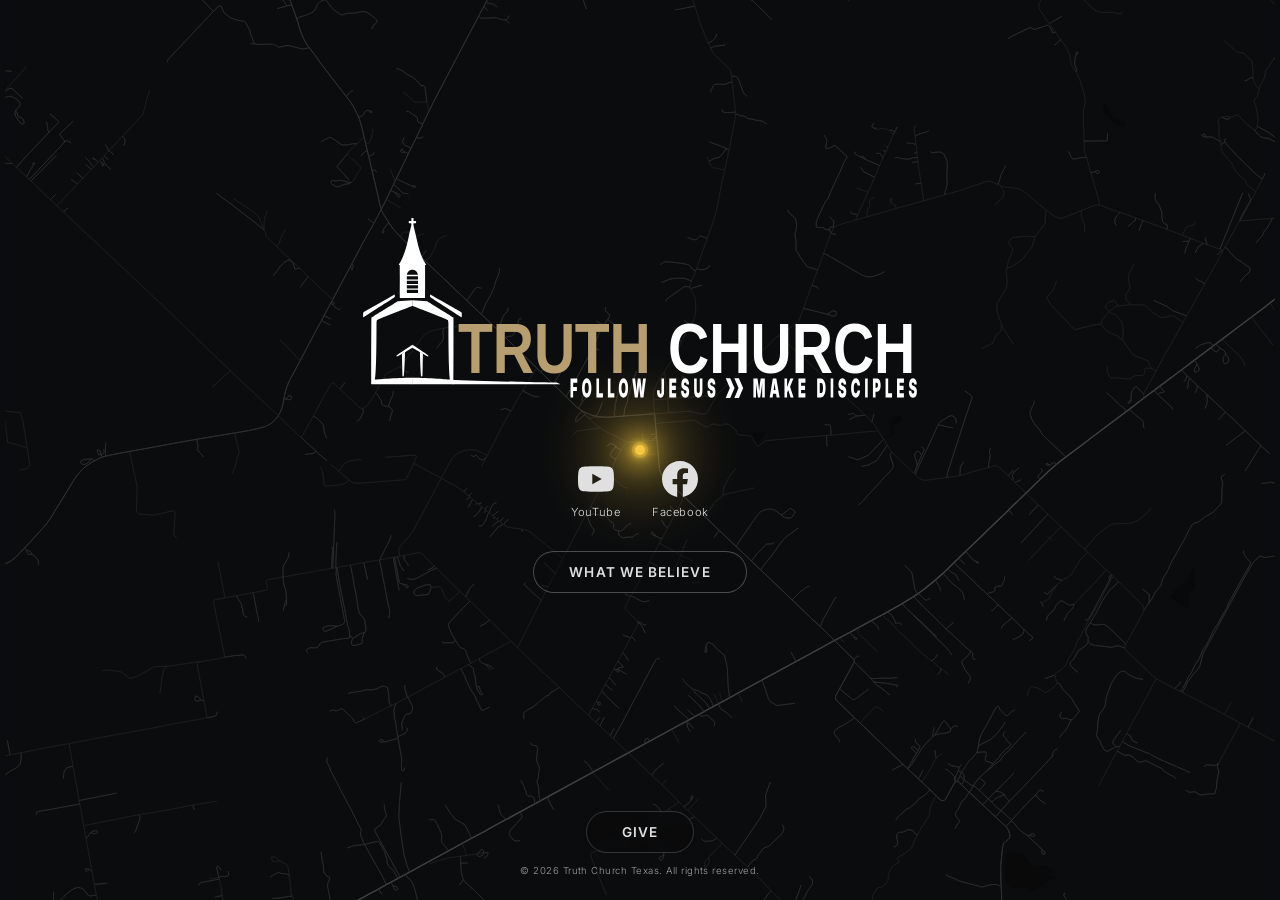
<file: index.html>
<!DOCTYPE html>
<html lang="en">

<head>
  <meta charset="UTF-8">
  <meta name="viewport" content="width=device-width, initial-scale=1.0">
  <title>Truth Church</title>
  <meta property="og:title" content="Truth Church">
  <meta name="twitter:title" content="Truth Church">
  <link rel="icon" type="image/svg+xml" href="img/favicon.svg">
  <link rel="apple-touch-icon" href="img/favicon.png">

  <link rel="preconnect" href="https://fonts.googleapis.com">
  <link rel="preconnect" href="https://fonts.gstatic.com" crossorigin>
  <link href="https://fonts.googleapis.com/css2?family=Inter:wght@300;400;600;700&display=swap" rel="stylesheet">

  <style>
    /* ── Centralized Variables ────────────────────────────────────────────── */
    :root {
      --map-bg-color: #0a0a0a;
      --gold-accent: #f5c842;
      --trail-color: #a8c8f0;
    }

    *,
    *::before,
    *::after {
      box-sizing: border-box;
      margin: 0;
      padding: 0;
    }

    html,
    body {
      height: 100%;
      overscroll-behavior: none;
      overflow-x: auto;
      overflow-y: hidden;
    }

    /* ── Short-viewport overflow guard ──────────────────────────────────────── */
    /* Flex layout guarantees no overlap, but allow scroll if content is
       truly taller than a very short viewport (e.g. landscape phone).        */
    @media (max-height: 400px) {
      html,
      body {
        overflow-y: auto;
        height: auto;
      }
    }

    body {
      display: flex;
      flex-direction: column;
      align-items: center;
      justify-content: center;
      min-height: 100vh;
      min-height: 100dvh;
      background-size: cover;
      background-position: center;
      background-attachment: fixed;
      background-repeat: no-repeat;

      background-color: var(--map-bg-color);
      font-family: 'Inter', sans-serif;
      color: #e0e0e0;
    }

    /* SVG map fades in once loaded via JS toggling this class */
    #map-bg {
      position: fixed;
      inset: 0;
      background-size: cover;
      background-position: center;
      background-attachment: fixed;
      background-repeat: no-repeat;
      opacity: 0;
      transition: opacity 1.4s ease-in;
      pointer-events: none;
      z-index: 0;
    }

    #map-bg.loaded {
      opacity: 1;
    }

    /* Sits above #map-bg and washes it with the bg color to fade the map lines */
    #map-overlay {
      position: fixed;
      inset: 0;
      background-color: var(--map-bg-color);
      opacity: 0.68;
      pointer-events: none;
      z-index: 1;
    }

    /* Canvas for persistent light trail */
    #light-trail {
      position: fixed;
      inset: 0;
      width: 100%;
      height: 100%;
      pointer-events: none;
      z-index: 2;
    }

    /* Location dot */
    #locator {
      position: fixed;
      width: 10px;
      height: 10px;
      border-radius: 50%;
      z-index: 3;
      transform: translate(-50%, -50%);
      box-shadow:
        0 0 8px 2px currentColor,
        0 0 28px 8px currentColor,
        0 0 70px 20px currentColor;
      transition: left 2.8s cubic-bezier(0.45, 0, 0.55, 1),
        top 2.8s cubic-bezier(0.45, 0, 0.55, 1);
      animation: dot-breathe 2.6s ease-in-out infinite;
    }

    #locator::after {
      content: '';
      position: absolute;
      inset: -6px;
      border-radius: 50%;
      border: 1.5px solid currentColor;
      opacity: 0;
      animation: ring-pulse 2.6s ease-out infinite;
    }

    @keyframes dot-breathe {

      0%,
      100% {
        opacity: 1;
      }

      50% {
        opacity: 0.4;
      }
    }

    @keyframes ring-pulse {
      0% {
        transform: scale(0.6);
        opacity: 0.6;
      }

      100% {
        transform: scale(3.5);
        opacity: 0;
      }
    }

    /* Smashburger trail stamp */
    .burger-stamp {
      position: fixed;
      transform: translate(-50%, -50%);
      font-size: 1.8rem;
      line-height: 1;
      pointer-events: none;
      z-index: 2;
      animation: burger-fade 28s ease-out forwards;
    }

    @keyframes burger-fade {
      0% {
        opacity: 0.9;
      }

      100% {
        opacity: 0;
      }
    }

    .center {
      position: relative;
      z-index: 3;
      text-align: center;
      flex: 1;
      display: flex;
      flex-direction: column;
      align-items: center;
      justify-content: center;
      width: 100%;
      padding: 2rem 1rem;
      overflow-x: visible;
    }

    /* On very short viewports, reduce padding so content fits */
    @media (max-height: 500px) {
      .center {
        padding: 1rem;
      }
    }

    /* ── Social Links Styling ────────────────────────────────────────────────── */
    .social-links {
      display: flex;
      justify-content: center;
      align-items: center;
      gap: 2rem;
      margin-top: 2.5rem;
      position: relative;
    }

    .social-links a {
      color: #e0e0e0;
      transition: color 0.2s ease, transform 0.2s ease;

      display: inline-flex;
      flex-direction: column;
      align-items: center;
      text-decoration: none;
      -webkit-tap-highlight-color: transparent;
    }

    @media (hover: hover) {
      .social-links a:hover {
        color: #B69E71;
        transform: scale(1.15) translateY(-2px);
      }
    }

    .social-links a:active {
      color: #B69E71;
      transform: scale(0.95);
      transition: transform 0.05s ease;
    }

    .social-links svg {
      width: 36px;
      height: 36px;
      fill: currentColor;
    }

    .social-links span {
      margin-top: 0.5rem;
      font-size: 0.7rem;
      font-weight: 300;
      letter-spacing: 0.05em;
    }

    /* ── What We Believe Button ─────────────────────────────────────────────── */
    .btn-believe-wrap {
      margin-top: 2rem;
    }

    .btn-secondary {
      font-family: 'Inter', sans-serif;
      font-size: 0.85rem;
      font-weight: 600;
      letter-spacing: 0.08em;
      text-transform: uppercase;
      padding: 0.75rem 2.2rem;
      border-radius: 50px;
      cursor: pointer;
      text-align: center;
      white-space: nowrap;
      -webkit-tap-highlight-color: transparent;
      transition: all 0.3s ease;
      background-color: rgba(10, 10, 10, 0.4);
      border: 1px solid rgba(224, 224, 224, 0.3);
      color: #e0e0e0;
    }

    @media (hover: hover) {
      .btn-secondary:hover {
        color: #fff;
        border-color: rgba(224, 224, 224, 0.8);
        background-color: rgba(255, 255, 255, 0.05);
        transform: translateY(-1px);
      }
    }

    .btn-secondary:active {
      transform: scale(0.97);
    }

    /* ── Give Button Styling ─────────────────────────────────────────────────── */
    .give-container {
      position: relative;
      z-index: 3;
      display: inline-flex;
      align-items: center;
      justify-content: center;
      padding-bottom: 0.75rem;
      flex-shrink: 0;
    }

    .btn-give {
      position: relative;
      display: inline-block;
      text-decoration: none;
      font-family: 'Inter', sans-serif;
      font-size: 0.85rem;
      font-weight: 600;
      letter-spacing: 0.08em;
      text-transform: uppercase;
      color: #e0e0e0;

      padding: 0.75rem 2.2rem;
      border-radius: 50px;
      border: 1px solid rgba(224, 224, 224, 0.2);
      background-color: rgba(10, 10, 10, 0.6);
      backdrop-filter: blur(4px);
      -webkit-backdrop-filter: blur(4px);

      transition: color 0.3s ease, border-color 0.3s ease, box-shadow 0.3s ease, transform 0.2s ease;
      -webkit-tap-highlight-color: transparent;
      z-index: 2;
    }

    @media (hover: hover) {
      .btn-give:hover {
        color: var(--gold-accent);
        border-color: var(--gold-accent);
        transform: translateY(-1px);
        box-shadow:
          0 0 12px 1px var(--gold-accent),
          0 0 24px 4px rgba(245, 200, 66, 0.2);
      }
    }

    .btn-give:active {
      transform: scale(0.97);
      color: var(--gold-accent);
      border-color: var(--gold-accent);
      transition: transform 0.05s ease;
    }

    /* ── Atmospheric Trail Color Light Blast ─────────────────────────────────── */
    .give-blast-aura {
      position: absolute;
      width: 100%;
      height: 100%;
      border-radius: 50px;
      pointer-events: none;
      z-index: 1;
      opacity: 0;
      transform: scale(1);

      background-color: var(--trail-color);
      filter: blur(24px);
      -webkit-filter: blur(24px);
    }

    .give-blast-aura.blasting {
      animation: give-trail-detonate 0.8s cubic-bezier(0.1, 0.4, 0.15, 1) forwards;
    }

    @keyframes give-trail-detonate {
      0% {
        opacity: 0.8;
        transform: scale(1);
      }

      40% {
        opacity: 0.5;
      }

      100% {
        opacity: 0;
        transform: scale(2.8);
      }
    }

    .footer-copyright {
      position: relative;
      z-index: 3;
      padding-bottom: 1.5rem;

      font-size: 0.6rem;
      font-weight: 300;
      letter-spacing: 0.05em;
      color: #a0a0a0;
      text-align: center;
      white-space: nowrap;
      flex-shrink: 0;
    }

    /* ── Frosted Glass Light Confession Modal ───────────────────────────────── */
    .modal-overlay {
      position: fixed;
      inset: 0;
      /* Soft dark tint that lets the background map show through completely */
      background-color: rgba(0, 0, 0, 0.35);
      z-index: 100;
      display: flex;
      align-items: center;
      justify-content: center;
      opacity: 0;
      pointer-events: none;
      transition: opacity 0.4s cubic-bezier(0.25, 1, 0.5, 1);
    }

    .modal-overlay.active {
      opacity: 1;
      pointer-events: auto;
    }

    .modal-card {
      /* Highly transparent white paired with an aggressive blur to maintain readability */
      background-color: rgba(252, 251, 250, 0.85);
      backdrop-filter: blur(20px) saturate(160%);
      -webkit-backdrop-filter: blur(20px) saturate(160%);

      /* Fine-line border matches your sleek premium aesthetic */
      border: 1px solid rgba(255, 255, 255, 0.4);
      border-radius: 20px;
      width: 92%;
      max-width: 680px;
      height: 80vh;
      height: 80dvh;
      position: relative;
      display: flex;
      flex-direction: column;
      transform: scale(0.96);
      transition: transform 0.4s cubic-bezier(0.25, 1, 0.5, 1);
      box-shadow:
        0 30px 60px rgba(0, 0, 0, 0.3),
        0 0 0 1px rgba(0, 0, 0, 0.02);
      overflow: hidden;
    }

    .modal-overlay.active .modal-card {
      transform: scale(1);
    }

    /* Fixed Header Zone (Translucent match) */
    .modal-header {
      padding: 0.9rem 1.25rem 0.75rem;
      border-bottom: 1px solid rgba(0, 0, 0, 0.06);
      background-color: transparent;
      display: flex;
      justify-content: space-between;
      align-items: center;
      position: relative;
      z-index: 5;
      flex-shrink: 0;
    }

    .modal-header h2 {
      font-size: 0.78rem;
      color: #888888;
      font-weight: 600;
      letter-spacing: 0.1em;
      text-transform: uppercase;
    }

    .modal-close {
      background: transparent;
      border: none;
      color: #888888;
      font-size: 1.25rem;
      width: 28px;
      height: 28px;
      border-radius: 50%;
      cursor: pointer;
      display: flex;
      align-items: center;
      justify-content: center;
      transition: background 0.2s, color 0.2s;
      line-height: 1;
    }

    .modal-close:hover {
      background: rgba(0, 0, 0, 0.08);
      color: #000000;
    }

    /* Fully Isolated Scroll Content Box */
    .modal-scroll-content {
      overflow-y: auto;
      padding: 1.5rem 1.5rem 2rem;
      text-align: left;
      overscroll-behavior: contain;
      -webkit-overflow-scrolling: touch;
      flex: 1;
    }

    /* ── Table of Contents ───────────────────────────────────────────────────── */
    .toc {
      display: grid;
      grid-template-columns: 1fr 1fr;
      gap: 0.15rem 1.5rem;
      margin-bottom: 2rem;
      padding-bottom: 1.5rem;
      border-bottom: 1px solid rgba(0, 0, 0, 0.07);
    }

    .toc a {
      font-size: 0.8rem;
      padding: 0.25rem 0;
      line-height: 1.35;
      transition: color 0.15s, text-decoration-color 0.15s;
      
      display: grid;
      grid-template-columns: auto 1fr; 
      align-items: start; 

      /* Remove the decoration from the parent <a> completely */
      text-decoration: none; 
    }

    /* Apply the link styles ONLY to the text portion */
    .toc a .toc-text {
      color: #2563a8;
      text-decoration: underline;
      text-decoration-color: rgba(37, 99, 168, 0.4);
    }

    /* Sharpen the underline on hover */
    .toc a:hover .toc-text {
      text-decoration-color: rgba(37, 99, 168, 1);
    }

    .toc-num {
      /* The number stays safely isolated, gray, and naked */
      color: #aaa;
      font-size: 0.72rem;
      min-width: 1.5rem; 
      padding-top: 0.05rem; 
      
      /* Forces the browser to treat this as an independent layout box */
      display: block; 
    }

    .toc-text {
      word-break: break-word;
    }

    /* Refined Typography Rules */
    .modal-scroll-content h3 {
      font-size: 1.15rem;
      color: #000000;
      margin: 2.2rem 0 0.6rem;
      font-weight: 700;
      letter-spacing: -0.01em;
      text-align: center;
    }

    .modal-scroll-content h3:first-child {
      margin-top: 0;
    }

    .modal-scroll-content p {
      font-size: 0.98rem;
      line-height: 1.68;
      color: #222222;
      /* High-contrast crisp charcoal text for flawless reading */
      font-weight: 400;
      margin-bottom: 1.2rem;
      text-align: justify;
      text-justify: inter-word; /* Improves spacing calculations specifically for modern browsers */
      hyphens: auto;           /* Tells the browser to insert hyphen breakdown tokens natively */
      -webkit-hyphens: auto;   /* Vendor support for iOS / Safari engines */
      -ms-hyphens: auto;       /* Legacy support */
    }

    .modal-scroll-content p:last-child {
      margin-bottom: 2rem;
    }

    /* Custom Clean Scrollbar */
    .modal-scroll-content::-webkit-scrollbar {
      width: 8px;
    }

    .modal-scroll-content::-webkit-scrollbar-track {
      background: transparent;
    }

    .modal-scroll-content::-webkit-scrollbar-thumb {
      background: rgba(0, 0, 0, 0.18);
      border-radius: 10px;
    }

    .modal-scroll-content::-webkit-scrollbar-thumb:hover {
      background: rgba(0, 0, 0, 0.3);
    }
  </style>
</head>

<body>
  <div id="map-bg"></div>
  <div id="map-overlay"></div>
  <canvas id="light-trail"></canvas>
  <div id="locator"></div>

  <div class="center">
    <img src="img/tc-wide-white.svg" alt="Truth Church logo"
      style="max-width: 70vw; max-height: 20dvh; min-width: 400px; min-height: 100px; object-fit: contain; margin-bottom: 1.4rem">

    <div class="social-links">
      <a href="https://www.youtube.com/@truthchurchtexas" target="_blank" aria-label="YouTube" title="YouTube">
        <svg viewBox="0 0 24 24">
          <path
            d="M23.498 6.186a3.016 3.016 0 0 0-2.122-2.136C19.505 3.545 12 3.545 12 3.545s-7.505 0-9.377.505A3.017 3.017 0 0 0 .502 6.186C0 8.07 0 12 0 12s0 3.93.502 5.814a3.016 3.016 0 0 0 2.122 2.136c1.871.505 9.376.505 9.376.505s7.505 0 9.377-.505a3.015 3.015 0 0 0 2.122-2.136C24 15.93 24 12 24 12s0-3.93-.502-5.814zM9.545 15.568V8.432L15.818 12l-6.273 3.568z" />
        </svg>
        <span>YouTube</span>
      </a>
      <a href="https://www.facebook.com/truthchurchtx" target="_blank" aria-label="Facebook" title="Facebook">
        <svg viewBox="0 0 24 24">
          <path
            d="M24 12.073c0-6.627-5.373-12-12-12s-12 5.373-12 12c0 5.99 4.388 10.954 10.125 11.854v-8.385H7.078v-3.469h3.047V9.43c0-3.007 1.792-4.669 4.533-4.669 1.312 0 2.686.235 2.686.235v2.953H15.83c-1.491 0-1.956.925-1.956 1.874v2.25h3.328l-.532 3.469h-2.796v8.385C19.612 23.027 24 18.062 24 12.073z" />
        </svg>
        <span>Facebook</span>
      </a>
    </div>

    <div class="btn-believe-wrap">
      <button class="btn-secondary" id="btn-believe-trigger">What We Believe</button>
    </div>
  </div>

  <div class="give-container">
    <div id="give-aura" class="give-blast-aura"></div>
    <a href="https://truthchurchtx.churchcenter.com/giving" target="_blank" class="btn-give"
      id="btn-give-trigger">Give</a>
  </div>

  <div class="footer-copyright">
    &copy; 2026 Truth Church Texas. All rights reserved.
  </div>

  <!-- Confession Modal Window -->
  <div id="confession-modal" class="modal-overlay">
    <div class="modal-card">

      <!-- Fixed Header Element -->
      <div class="modal-header">
        <h2>What We Believe</h2>
        <button class="modal-close" id="modal-close-btn" aria-label="Close">&times;</button>
      </div>

      <!-- Scroll Content Block -->
      <div class="modal-scroll-content">
        <p style="margin-bottom: 1.5rem; font-size: 0.92rem;">
          <strong>TRUTH CHURCH</strong> uses a modernized version of the 1853 New Hampshire Confession of Faith to summarize our beliefs about what the Bible teaches. While the Scriptures alone are our final authority, this confession affirms our commitment to the historic Christian faith. It provides a clear expression of our doctrine—serving as a vital tool for clarity, accountability, unity, and cooperation.
        </p>

        <nav class="toc" aria-label="Table of contents">
          <a href="#art-1"><span class="toc-num">1.</span><span class="toc-text">The Scriptures</span></a>
          <a href="#art-10"><span class="toc-num">10.</span><span class="toc-text">Sanctification</span></a>
          <a href="#art-2"><span class="toc-num">2.</span><span class="toc-text">The True God</span></a>
          <a href="#art-11"><span class="toc-num">11.</span><span class="toc-text">The Perseverance of Saints</span></a>
          <a href="#art-3"><span class="toc-num">3.</span><span class="toc-text">Humanity and the Fall</span></a>
          <a href="#art-12"><span class="toc-num">12.</span><span class="toc-text">The Harmony of the Law and the Gospel</span></a>
          <a href="#art-4"><span class="toc-num">4.</span><span class="toc-text">The Way of Salvation</span></a>
          <a href="#art-13"><span class="toc-num">13.</span><span class="toc-text">A Gospel Church</span></a>
          <a href="#art-5"><span class="toc-num">5.</span><span class="toc-text">Justification</span></a>
          <a href="#art-14"><span class="toc-num">14.</span><span class="toc-text">Baptism and the Lord's Supper</span></a>
          <a href="#art-6"><span class="toc-num">6.</span><span class="toc-text">The Freeness of Salvation</span></a>
          <a href="#art-15"><span class="toc-num">15.</span><span class="toc-text">The Lord's Day</span></a>
          <a href="#art-7"><span class="toc-num">7.</span><span class="toc-text">Grace in Regeneration</span></a>
          <a href="#art-16"><span class="toc-num">16.</span><span class="toc-text">Civil Government</span></a>
          <a href="#art-8"><span class="toc-num">8.</span><span class="toc-text">Repentance and Faith</span></a>
          <a href="#art-17"><span class="toc-num">17.</span><span class="toc-text">The Righteous and the Wicked</span></a>
          <a href="#art-9"><span class="toc-num">9.</span><span class="toc-text">God's Purpose of Grace</span></a>
          <a href="#art-18"><span class="toc-num">18.</span><span class="toc-text">The World to Come</span></a>
        </nav>

        <h3 id="art-1">1. The Scriptures</h3>
        <p>We believe the Holy Bible was written by people who were divinely inspired, and that it is a perfect treasure of heavenly instruction. God is its author, salvation is its purpose, and truth, without any mixture of error, is its content. Scripture reveals the principles by which God will judge us. Therefore, it is now, and will be to the end of the world, the true center of Christian union and the supreme standard for evaluating all human conduct, creeds, and opinions.</p>

        <h3 id="art-2">2. The True God</h3>
        <p>We believe there is one and only one living and true God—an infinite, intelligent Spirit. His name is the LORD, the Maker and Supreme Ruler of heaven and earth. He is inexpressibly glorious in holiness and is worthy of all possible honor, confidence, and love. In the unity of the Godhead there are three persons: the Father, the Son, and the Holy Spirit. They are equal in every divine perfection, and they carry out distinct but harmonious offices in the great work of redemption.</p>

        <h3 id="art-3">3. Humanity and the Fall</h3>
        <p>We believe humanity is the special creation of God, made in his own image. God created them male and female as the crowning work of His creation. The gift of gender is thus part of the goodness of God's creation. The gift of marriage consists of the uniting of one man and one woman in covenant commitment for a lifetime, and this gift models the way God relates to His people.</p>
        <p>God created the human race in holiness under his law. By voluntary transgression, however, humanity fell from that holy and happy state. As a result, all people are now sinners, not by external compulsion but by choice. They by nature entirely lack the holiness that is required by the law of God and are actively inclined to evil. Therefore, they are under just condemnation to a sentence of eternal ruin, without defense or excuse.</p>

        <h3 id="art-4">4. The Way of Salvation</h3>
        <p>We believe the salvation of God's people is completely by grace, through the mediatorial offices of the Son of God. By the appointment of the Father, he freely took to himself our nature but without sin. He honored the divine law by his personal obedience and made a full atonement for our sins by his substitutionary death, satisfying God's wrath. He rose from the dead and is now enthroned in heaven. Jesus, the Son, unites in his wonderful person the tenderest sympathies with divine perfections and, as such, is qualified in every way to be a suitable, compassionate, and all-sufficient Savior.</p>

        <h3 id="art-5">5. Justification</h3>
        <p>We believe the great gospel blessing that Christ secures to those who believe in him is justification. Justification includes the pardon of sin, righteous standing before God and his people, and the promise of eternal life founded on principles of righteousness. It is not given because of any works of righteousness we have done but only through faith in the Redeemer's blood. By virtue of this faith his perfect righteousness is freely imputed to us by God. Justification immediately brings us into a state of most blessed peace and favor with God and secures every other blessing we need for time and eternity.</p>

        <h3 id="art-6">6. The Freeness of Salvation</h3>
        <p>We believe the blessings of salvation are made free to all by the gospel. It is the immediate duty of all to accept them by a heartfelt, penitent, and obedient faith. Preventing this salvation is every sinner's inherent depravity and rejection of the gospel, a rejection that aggravates a sinner's condemnation.</p>

        <h3 id="art-7">7. Grace in Regeneration</h3>
        <p>We believe sinners must be regenerated, or born again, in order to be saved. Regeneration consists of God's gift of a holy inclination to the mind. It is accomplished in a way that is beyond our comprehension. It is carried out by the power of the Holy Spirit using divine truth to obtain our voluntary obedience to the gospel. The proper evidence of regeneration appears in the holy fruits of repentance, faith, and newness of life.</p>

        <h3 id="art-8">8. Repentance and Faith</h3>
        <p>We believe repentance and faith are sacred duties as well as inseparable graces. They are produced in our souls by the regenerating Spirit of God, who convinces us of our guilt, danger, helplessness, and the way of salvation by Christ. And they consist of turning to God with genuine sorrow, confession, and a petition for mercy; receiving heartily the Lord Jesus Christ as Prophet, Priest and King; and relying on him alone as the only and all-sufficient Savior.</p>

        <h3 id="art-9">9. God's Purpose of Grace</h3>
        <p>We believe election is the eternal purpose of God according to which he graciously regenerates, sanctifies, and saves sinners. Election is perfectly consistent with human free agency and includes all the means necessary to achieve God's purpose. It is a most glorious display of God's sovereign goodness, which is infinitely free, wise, holy, and unchangeable. Election completely rules out boasting and promotes humility, love, prayer, praise, trust in God, and the active imitation of his free mercy. It encourages the greatest possible exercise of human responsibility. The election of individuals to life may be confirmed by its effects in everyone who truly believes the gospel. Election is the foundation of Christian assurance, and confirming our election deserves our greatest diligence.</p>

        <h3 id="art-10">10. Sanctification</h3>
        <p>We believe sanctification is the process by which we are made partakers of God's holiness, according to his purpose. Sanctification is a progressive work. It begins in regeneration and continues in the hearts of believers by the presence and power of the Holy Spirit and by God's appointed means. These means include the word of God, self-examination, self-denial, watchfulness, prayer, and the oversight and fellowship of the visible church.</p>

        <h3 id="art-11">11. The Perseverance of Saints</h3>
        <p>We believe all genuine believers endure to the end. Their persevering obedience to Christ and attachment to his people are the primary mark distinguishing them from superficial professors. A special providence watches over their welfare, and they are kept by the power of God through faith to salvation.</p>

        <h3 id="art-12">12. The Harmony of the Law and the Gospel</h3>
        <p>We believe the law of God is the eternal and unchangeable rule of his moral governance. It is holy, just, and good. Fallen human beings are unable to fulfill the precepts of the law, which the Scriptures attribute entirely to their love of sin. A chief purpose of the gospel is to deliver people from this love and to restore them through a mediator to a sincere obedience to the holy law. The visible church's means of grace share this great purpose.</p>

        <h3 id="art-13">13. A Gospel Church</h3>
        <p>We believe a visible church of Christ is a congregation of baptized believers, joined together by covenant in the faith and fellowship of the gospel. A visible church observes the ordinances of Christ, submits to his laws, and exercises the gifts, rights, and privileges invested in them by his word. The only scriptural officers of the church are elders (also called overseers or pastors) and deacons, whose qualifications and duties are defined in the epistles to Timothy and to Titus.</p>

        <h3 id="art-14">14. Baptism and the Lord's Supper</h3>
        <p>We believe that Christian baptism is the immersion of a believer in water into the name of the Father, the Son, and the Holy Spirit. It is a solemn and beautiful emblem that declares our faith in the crucified, buried, and risen Savior as well as our union with him in death to sin and resurrection to a new life. Baptism is a prerequisite to the privileges of church membership and the Lord's Supper. We likewise believe that the Supper is a symbolic act of obedience whereby the members of the church, following earnest self-examination, use bread and the cup in a sacred manner to commemorate together the dying love of Christ. The ordinances belong to the gathered church, marking off believers from unbelievers and making the church visible on earth.</p>

        <h3 id="art-15">15. The Lord's Day</h3>
        <p>We believe the first day of the week is the Lord's Day. It is a Christian institution for regular observance. It commemorates the resurrection of Christ from the dead and points to the rest that awaits the people of God. It should include exercises of worship and spiritual devotion, both public and private. Activities on the Lord's Day should be commensurate with the Christian's conscience under the lordship of Jesus Christ.</p>

        <h3 id="art-16">16. Civil Government</h3>
        <p>We believe civil government exists by divine appointment for the benefit and good order of human society. Government officials are to be prayed for, conscientiously honored, and obeyed. The principle exception is for matters contrary to the will of our Lord Jesus Christ, who is the only Lord of the conscience, and the Prince of the kings of the earth.</p>

        <h3 id="art-17">17. The Righteous and the Wicked</h3>
        <p>We believe there is a radical and essential difference between the righteous and the wicked. Only those who are justified by faith in the name of the Lord Jesus and sanctified by the Spirit of our God are truly righteous in his judgment. In contrast, all those who continue in impenitence and unbelief are wicked in his sight and under the curse. This distinction among people holds both at death and afterward.</p>

        <h3 id="art-18">18. The World to Come</h3>
        <p>We believe the end of the world is approaching. At the last day Christ will descend from heaven and raise the dead from the grave to final retribution. A public separation will then take place, in which the wicked will be justly assigned to endless punishment and the righteous to endless joy. This judgment will determine forever on principles of righteousness the final state of people in heaven or hell.</p>

        <hr style="border: none; border-top: 1px solid rgba(0,0,0,0.08); margin: 2.5rem 0 1.5rem;">

        <p style="font-size: 0.8rem; line-height: 1.5; color: #666666; font-weight: 400;">
          We are grateful to Cheverly Baptist Church for publishing this modernized version of the 1853 New Hampshire Confession of Faith; the original document was authored by J. Newton Brown in 1833 and revised in 1853. We have adopted the text without modification from their Statement of Faith (available at <a href="https://cheverlybaptist.org/statement-of-faith" target="_blank" style="color: #111111; text-decoration: underline; transition: color 0.2s;">cheverlybaptist.org/statement-of-faith</a>, viewed May 2026).
        </p>
      </div>

    </div>
  </div>

  <script>
    // ─── Configuration Tunnels (Reading properties cleanly from CSS variables) ───
    const styles = getComputedStyle(document.documentElement);
    const MAP_FILE = "dale_noir_20000m.svg";
    const DOT_COLOR = styles.getPropertyValue('--gold-accent').trim();
    const TRAIL_COLOR = styles.getPropertyValue('--trail-color').trim();

    // Load the SVG async
    const mapBg = document.getElementById("map-bg");
    const img = new Image();
    img.onload = () => {
      mapBg.style.backgroundImage = `url('dalemaps/${MAP_FILE}')`;
      mapBg.classList.add("loaded");
    };
    img.src = `dalemaps/${MAP_FILE}`;

    // ─── Locator dot + trail ─────────────────────────────────────────────────
    const SMASHBURGER_MODE = new URLSearchParams(window.location.search).get("smashburger") === "y";
    const TRAIL_ENABLED = true;
    const DRIFT_INTERVAL = 8000;
    const TRAIL_RADIUS = 120;
    const FADE_RATE = 0.004;

    const canvas = document.getElementById("light-trail");
    const ctx = canvas.getContext("2d");

    function resizeCanvas() {
      canvas.width = window.innerWidth;
      canvas.height = window.innerHeight;
    }
    resizeCanvas();
    window.addEventListener("resize", resizeCanvas);

    function hexRgba(hex, alpha) {
      const n = parseInt(hex.replace("#", ""), 16);
      const r = (n >> 16) & 255, g = (n >> 8) & 255, b = n & 255;
      return `rgba(${r},${g},${b},${alpha})`;
    }

    const glowTrail = {
      setupDot(dotEl) {
        dotEl.style.backgroundColor = DOT_COLOR;
        dotEl.style.color = DOT_COLOR;
      },
      paintTrail(xVw, yVh) {
        const x = (xVw / 100) * canvas.width;
        const y = (yVh / 100) * canvas.height;
        const grad = ctx.createRadialGradient(x, y, 0, x, y, TRAIL_RADIUS);
        grad.addColorStop(0, hexRgba(TRAIL_COLOR, 0.38));
        grad.addColorStop(0.4, hexRgba(TRAIL_COLOR, 0.16));
        grad.addColorStop(1, hexRgba(TRAIL_COLOR, 0));
        ctx.fillStyle = grad;
        ctx.beginPath();
        ctx.arc(x, y, TRAIL_RADIUS, 0, Math.PI * 2);
        ctx.fill();
      },
      animateTrail() {
        const tick = () => {
          ctx.globalCompositeOperation = "destination-out";
          ctx.fillStyle = `rgba(0,0,0,${FADE_RATE})`;
          ctx.fillRect(0, 0, canvas.width, canvas.height);
          ctx.globalCompositeOperation = "source-over";
          requestAnimationFrame(tick);
        };
        tick();
      }
    };

    const smashburgerTrail = {
      setupDot(dotEl) {
        dotEl.style.backgroundColor = "transparent";
        dotEl.style.boxShadow = "none";
        dotEl.style.width = "auto";
        dotEl.style.height = "auto";
        dotEl.style.fontSize = "1.8rem";
        dotEl.style.lineHeight = "1";
        dotEl.textContent = "🍔";
      },
      paintTrail(xVw, yVh) {
        const stamp = document.createElement("div");
        stamp.className = "burger-stamp";
        stamp.textContent = "🍔";
        stamp.style.left = xVw + "vw";
        stamp.style.top = yVh + "dvh";
        document.body.appendChild(stamp);
        stamp.addEventListener("animationend", () => stamp.remove());
      },
      animateTrail() { }
    };

    const trailStrategy = SMASHBURGER_MODE ? smashburgerTrail : glowTrail;
    const dot = document.getElementById("locator");

    trailStrategy.setupDot(dot);
    if (TRAIL_ENABLED) trailStrategy.animateTrail();

    let currentX = null, currentY = null;
    let isFirstMove = true;

    function moveDot() {
      if (TRAIL_ENABLED && currentX !== null) trailStrategy.paintTrail(currentX, currentY);

      currentX = 25 + Math.random() * 50;
      currentY = 30 + Math.random() * 45;

      if (isFirstMove) {
        currentX = 25 + 0.5 * 50;
        currentY = 25 + 0.5 * 50;
        isFirstMove = false;
      }

      dot.style.left = currentX + "vw";
      dot.style.top = currentY + "dvh";
    }

    moveDot();
    setInterval(moveDot, DRIFT_INTERVAL);

    // ─── Intercept Navigation to appreciate Blast Sequence ───────────────────
    const giveTrigger = document.getElementById("btn-give-trigger");
    const blastAura = document.getElementById("give-aura");
    const BLAST_DELAY = 450; // Milliseconds to wait before executing navigation

    giveTrigger.addEventListener("click", function (event) {
      // 1. Prevent immediate browser contextual shift
      event.preventDefault();

      // 2. Fire the CSS animation sequence safely
      blastAura.classList.remove("blasting");
      void blastAura.offsetWidth;
      blastAura.classList.add("blasting");

      // 3. Extract target reference attributes cleanly
      const targetUrl = this.getAttribute("href");
      const targetWin = this.getAttribute("target") || "_self";

      // 4. Delay navigation so the bloom effect reaches maximum visual impact
      setTimeout(() => {
        window.open(targetUrl, targetWin);
      }, BLAST_DELAY);
    });

    // ─── TOC Links: scroll inside modal without changing URL hash ────────────
    // Clicking a TOC link should jump to the section within the scroll container
    // but must never alter the URL hash (which is reserved for #belief to keep
    // bookmarking consistent — any bookmark while the modal is open should
    // re-open to the top of the confession, not a mid-page anchor).
    document.querySelectorAll('.toc a').forEach(link => {
      link.addEventListener('click', (e) => {
        e.preventDefault();
        const targetId = link.getAttribute('href').slice(1); // strip the '#'
        const targetEl = document.getElementById(targetId);
        const scrollBox = document.querySelector('.modal-scroll-content');
        if (targetEl && scrollBox) {
          // Offset relative to the scroll container
          const offsetTop = targetEl.offsetTop - scrollBox.offsetTop;
          scrollBox.scrollTo({ top: offsetTop, behavior: 'smooth' });
        }
      });
    });

    // ─── Modal Management via URL Anchor (#belief) ───────────────────────────
    const modal = document.getElementById("confession-modal");
    const openModalBtn = document.getElementById("btn-believe-trigger");
    const closeModalBtn = document.getElementById("modal-close-btn");
    const TARGET_HASH = "#belief";

    function toggleModal(isOpen) {
      if (isOpen) {
        modal.classList.add("active");
        // Always reset to top so bookmarks/deep links land at the beginning
        document.querySelector('.modal-scroll-content').scrollTop = 0;
        // Update URL anchor cleanly without shifting focus or resetting history stack
        if (window.location.hash !== TARGET_HASH) {
          history.pushState(null, null, TARGET_HASH);
        }
      } else {
        modal.classList.remove("active");
        // Strip out the hash string cleanly when closing
        if (window.location.hash === TARGET_HASH) {
          history.pushState(null, null, window.location.pathname + window.location.search);
        }
      }
    }

    // Trigger state from UI interactions
    openModalBtn.addEventListener("click", () => toggleModal(true));
    closeModalBtn.addEventListener("click", () => toggleModal(false));

    // Close when clicking outside content box
    modal.addEventListener("click", (e) => {
      if (e.target === modal) toggleModal(false);
    });

    // Escape Key compatibility
    window.addEventListener("keydown", (e) => {
      if (e.key === "Escape" && modal.classList.contains("active")) {
        toggleModal(false);
      }
    });

    // ─── Deep Linking Logic ──────────────────────────────────────────────────
    function checkUrlForAnchor() {
      if (window.location.hash === TARGET_HASH) {
        toggleModal(true);
      } else {
        toggleModal(false); // Gracefully sync if user navigates backward
      }
    }

    // 1. Process immediate deep link entry on initial page boot
    window.addEventListener("DOMContentLoaded", checkUrlForAnchor);

    // 2. Process changes if user clicks the browser Back/Forward arrows
    window.addEventListener("hashchange", checkUrlForAnchor);
  </script>
</body>

</html>
</file>
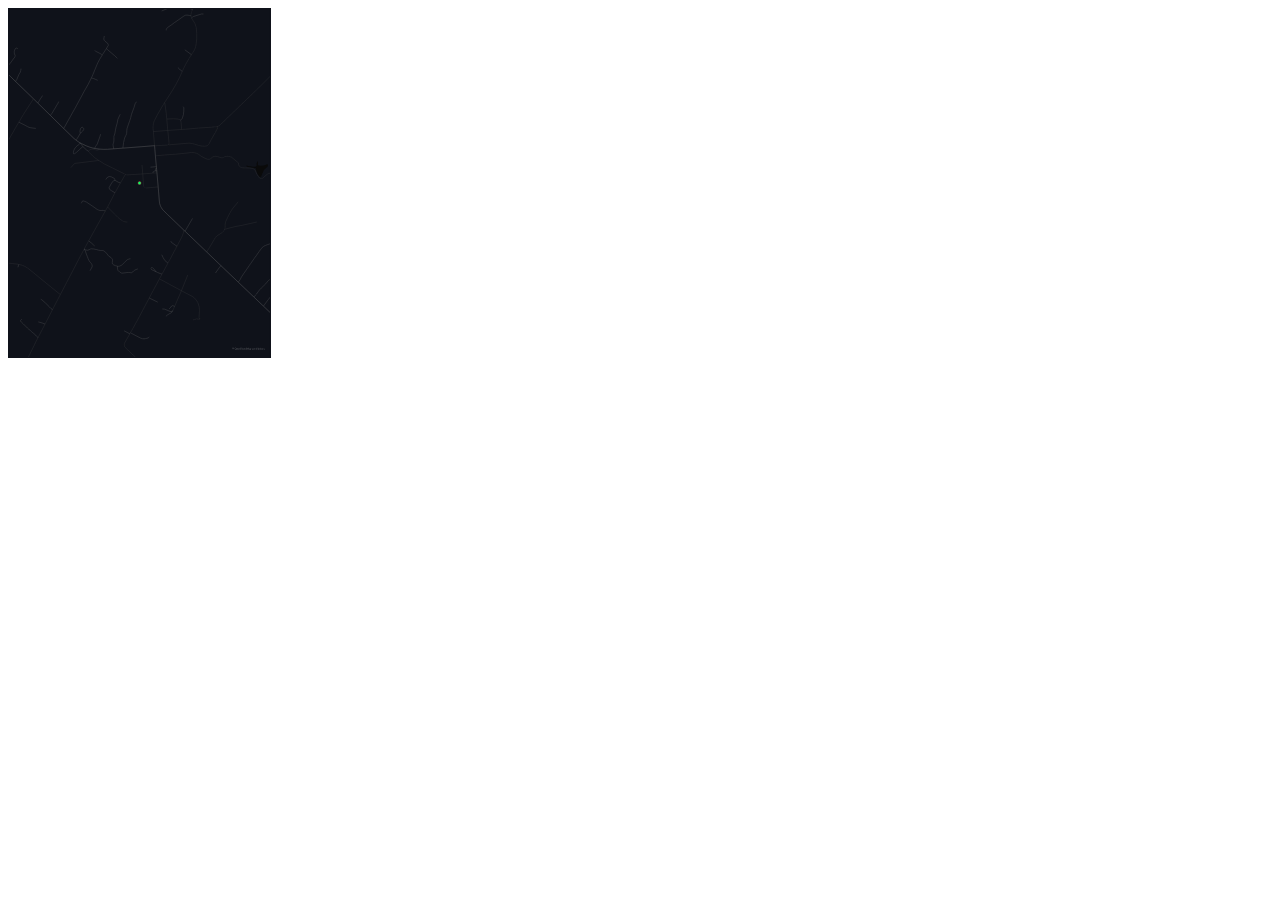
<file: dalemaps/example.htm>
<!DOCTYPE html>
<html lang="en">
<head>
<meta charset="utf-8">
<title>Map Example</title>
<style>
  .map-container svg {
    height: 350px;
    width: auto;
  }
  #map-marker use {
    fill: #00ff66 !important;
    stroke: #00ff66 !important;
  }
</style>
</head>
<body>
  <div class="map-container" data-src="dale_noir_4000m.svg"></div>
  <script>
    document.querySelectorAll('.map-container[data-src]').forEach(el => {
      fetch(el.dataset.src)
        .then(r => r.text())
        .then(svg => { el.innerHTML = svg; });
    });
  </script>
</body>
</html>
</file>
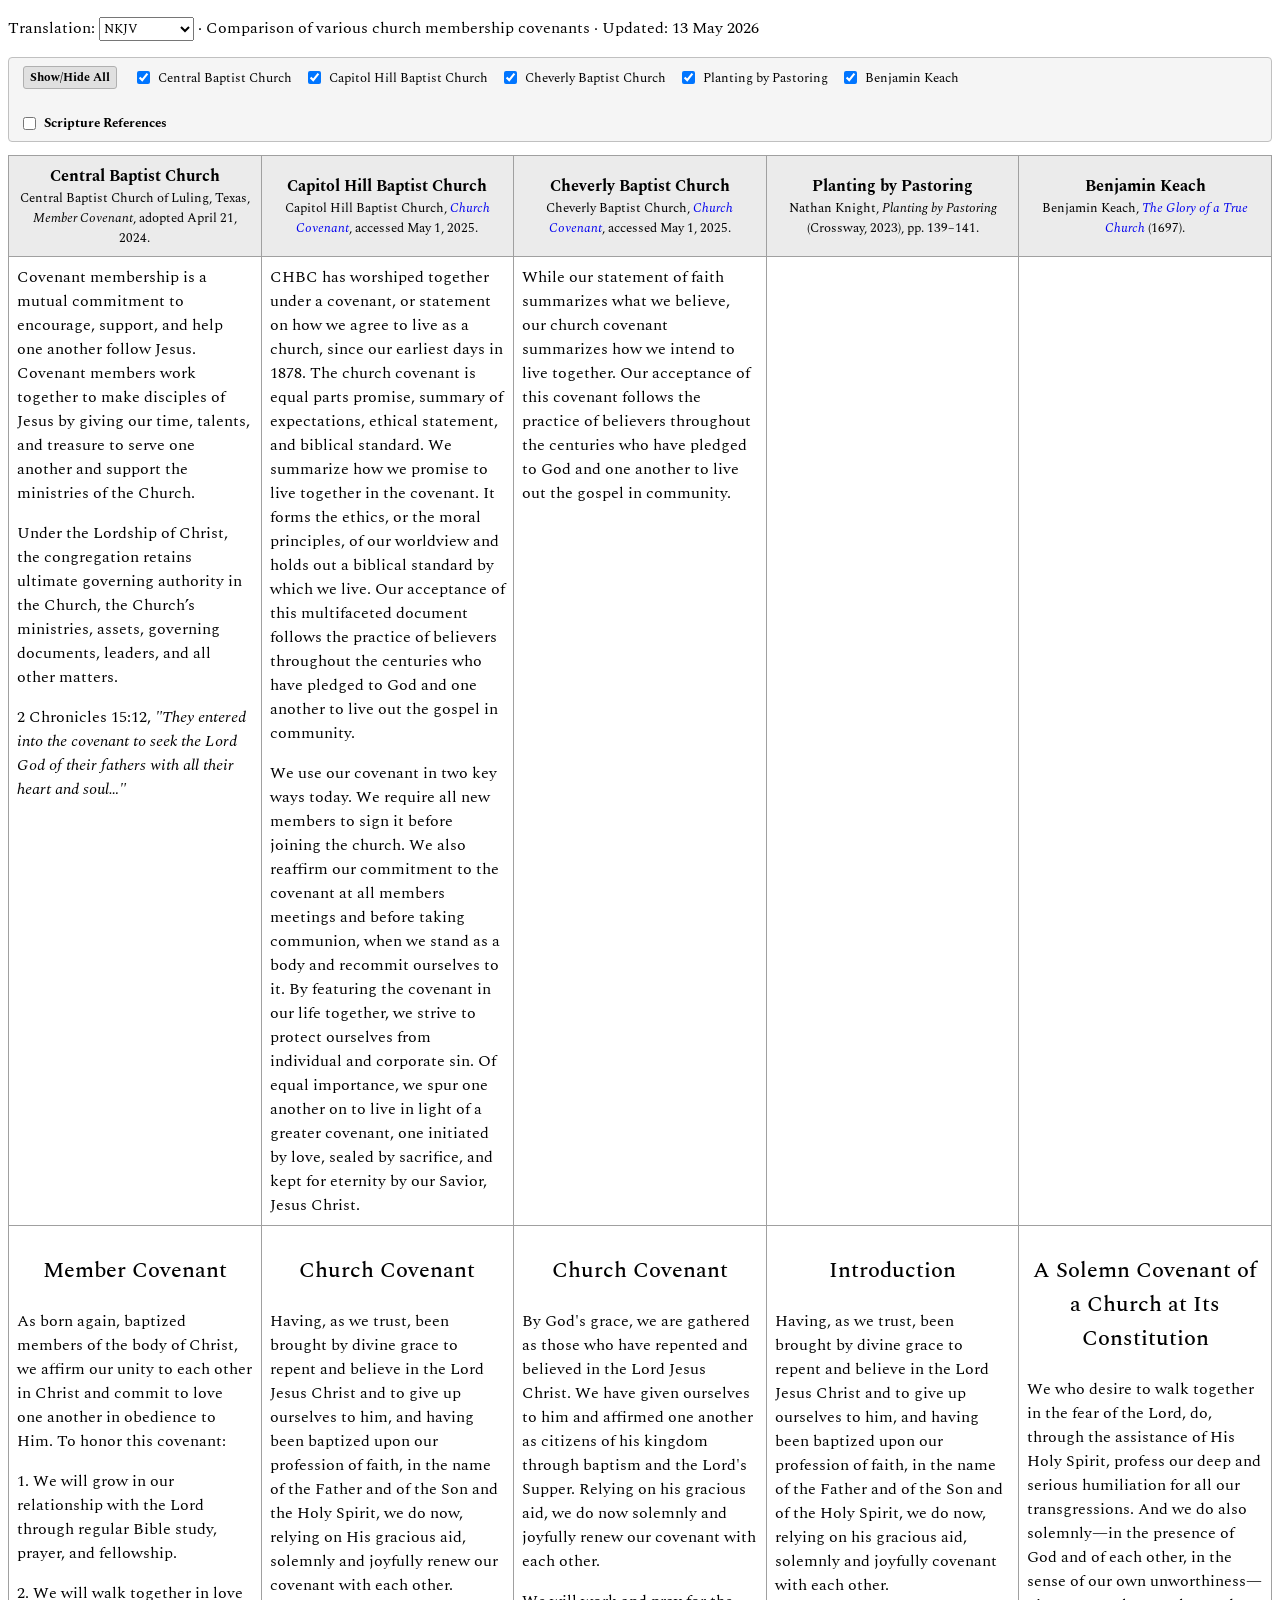
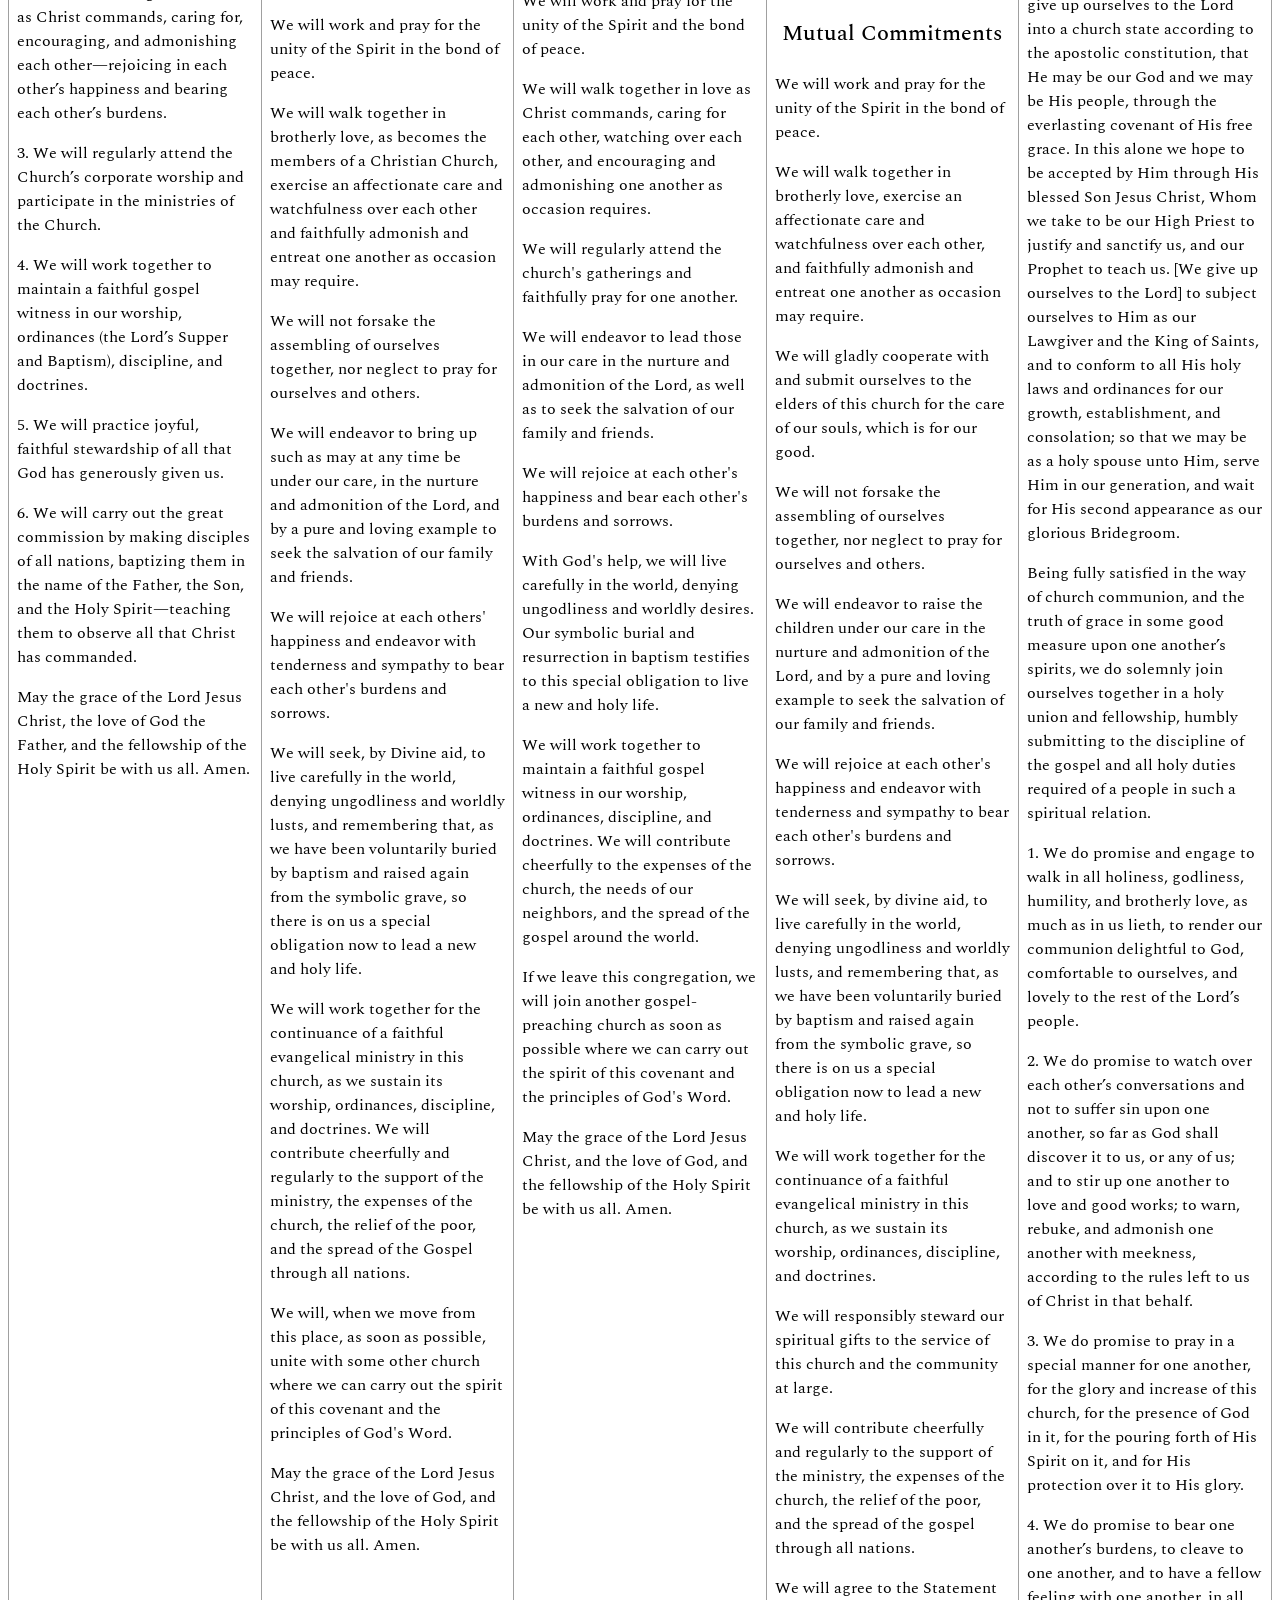
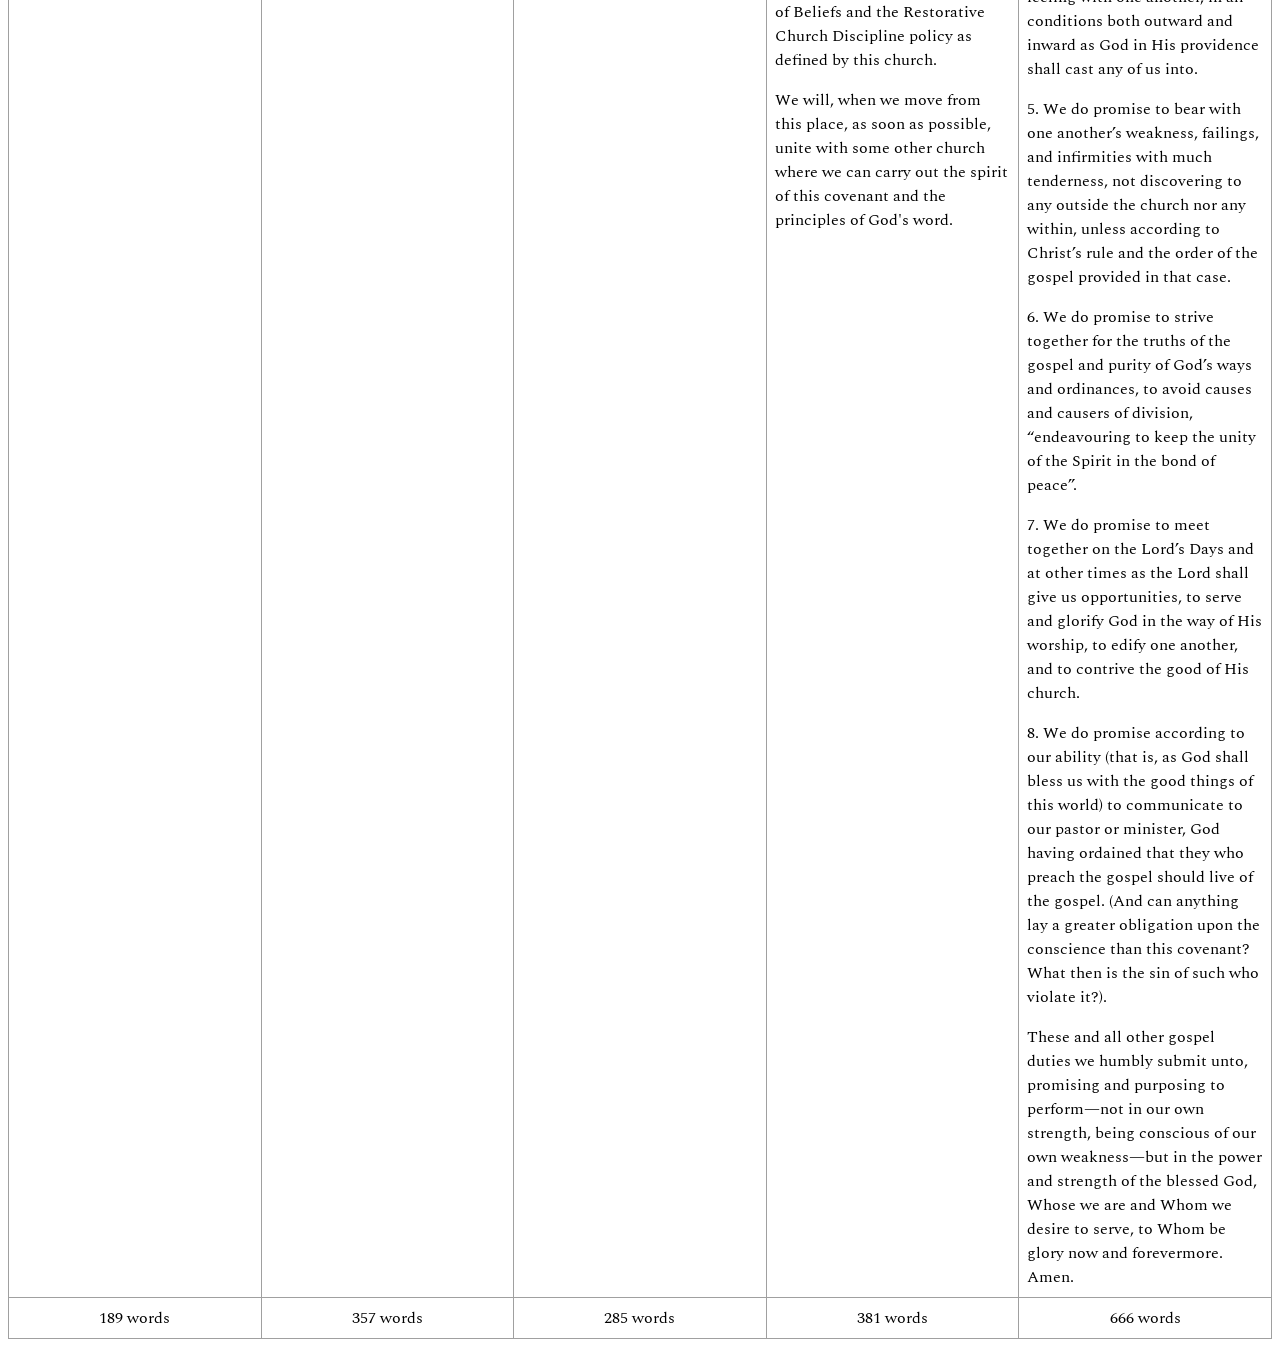
<file: drafts/covenant.html>
<!DOCTYPE html>
<html>

<head>
  <meta charset="utf-8">
  <meta name="viewport" content="width=device-width, initial-scale=1">
  <link href="https://fonts.googleapis.com/css2?family=Spectral:wght@400;700&display=swap" rel="stylesheet">
  <style>
    body, button, select, input {
      font-family: 'Spectral', serif;
    }

    body {
      font-size: 12pt;
      margin-top: 0;
    }

    td {
      vertical-align: top;
      border: 0.4pt solid #a0a0a0;
      padding: 8px;
    }

    th {
      background-color: #ebebeb;
      border: 0.4pt solid #a0a0a0;
      padding: 8px;
    }

    th>p {
      margin: 0;
      font-weight: normal;
      font-size: 0.8em;
    }

    table {
      border-collapse: collapse;
      width: 100%;
      table-layout: fixed;
    }

    a {
      text-decoration: none;
    }

    a:hover {
      background-color: rgba(255, 255, 0, 0.4);
      text-decoration: underline;
    }

    td p {
      margin-top: 0;
    }

    td p:last-child {
      margin-bottom: 0;
    }

    section[role="doc-endnotes"] ol {
      padding-left: 0;
      font-size: 0.8em;
      margin: 0;
    }

    h2 {
      text-align: center;
      font-size: 1.4em;
      font-weight: 500;
      margin-bottom: 1em;
    }

    .toggle-bar {
      display: flex;
      flex-wrap: wrap;
      gap: 12px;
      align-items: center;
      margin-bottom: 1em;
      padding: 8px 10px;
      background: #f5f5f5;
      border: 0.4pt solid #c0c0c0;
      border-radius: 4px;
      font-size: 10pt;
    }

    .toggle-bar label {
      display: flex;
      align-items: center;
      gap: 5px;
      cursor: pointer;
      user-select: none;
      white-space: nowrap;
    }

    .toggle-bar input[type="checkbox"] {
      cursor: pointer;
    }

    .toggle-bar .toggle-heading {
      font-weight: bold;
      margin-right: 4px;
      color: #444;
    }

    .toggle-all {
      font-weight: bold;
      font-size: 0.9em;
      cursor: pointer;
      user-select: none;
      background: #e0e0e0;
      border: 0.4pt solid #b0b0b0;
      border-radius: 3px;
      padding: 1px 6px;
      margin-left: 4px;
    }

    .toggle-all:hover {
      background: #d0d0d0;
    }

    .word-count {
      text-align: center;
    }
  </style>
</head>

<body>
  <template id="bible-version-select-template">
    <div style="display: inline;">
      <label for="bible-version">Translation: </label>
      <select class="bible-version-select">
        <option value="ESV">ESV</option>
        <option value="NLT">NLT</option>
        <option value="NKJV" selected>NKJV</option>
        <option value="NASB95">NASB (1995)</option>
        <option value="CSB">CSB</option>
        <option value="LSB">LSB</option>
      </select>
    </div>
  </template>
  <p>
    <span style="white-space: nowrap;" class="js-translation"></span>
    <span>&middot;</span>
    <span>Comparison of various church membership covenants</span>
    <span>&middot;</span>
    <span style="white-space: nowrap;">Updated: 13 May 2026</span>
  </p>
  <div class="toggle-bar">
    <span class="toggle-heading"><button type="button" class="toggle-all" id="toggle-all">Show/Hide All</button></span>
    <label><input type="checkbox" id="toggle-cbc" checked> Central Baptist Church</label>
    <label><input type="checkbox" id="toggle-chbc" checked> Capitol Hill Baptist Church</label>
    <label><input type="checkbox" id="toggle-cheverly" checked> Cheverly Baptist Church</label>
    <label><input type="checkbox" id="toggle-pbp" checked> Planting by Pastoring</label>
    <label><input type="checkbox" id="toggle-keach" checked> Benjamin Keach</label>
    <div style="flex-basis: 100%; height: 0;"></div>
    <label style="font-weight: bold;"><input type="checkbox" id="toggle-refs"> Scripture References</label>
  </div>
  <table>
    <thead>
      <tr>
        <th class="col-cbc">
          Central Baptist Church
          <p>Central Baptist Church of Luling, Texas, <em>Member Covenant</em>, adopted April 21, 2024.</p>
        </th>
        <th class="col-chbc">
          Capitol Hill Baptist Church
          <p>Capitol Hill Baptist Church, <em><a
              href="https://www.capitolhillbaptist.org/about-us/what-we-believe/church-covenant/">Church Covenant</a></em>, accessed May 1, 2025.
          </p>
        </th>
        <th class="col-cheverly">
          Cheverly Baptist Church
          <p>Cheverly Baptist Church, <em><a
              href="https://cheverlybaptist.org/church-covenant">Church Covenant</a></em>, accessed May 1, 2025.</p>
        </th>
        <th class="col-pbp">
          Planting by Pastoring
          <p>Nathan Knight, <em>Planting by Pastoring</em> (Crossway, 2023), pp. 139–141.</p>
        </th>
        <th class="col-keach">
          Benjamin Keach
          <p>Benjamin Keach, <em><a href="https://www.chapellibrary.org/book/goat/glory-of-a-true-church-keachbenjamin">The Glory of a True Church</a></em> (1697).</p>
        </th>
      </tr>
    </thead>
    <tbody>
      <!-- Row 1: Introductory paragraph -->
      <tr>
        <td class="col-cbc">
          <p>Covenant membership is a mutual commitment to encourage, support, and help one another follow Jesus. Covenant members work together to make disciples of Jesus by giving our time, talents, and treasure to serve one another and support the ministries of the Church.</p>
          <p>Under the Lordship of Christ, the congregation retains ultimate governing authority in the Church, the Church’s ministries, assets, governing documents, leaders, and all other matters.</p>
          <p>2 Chronicles 15:12, <em>"They entered into the covenant to seek the Lord God of their fathers with all their heart and soul…"</em></p>
        </td>
        <td class="col-chbc">
          <p>CHBC has worshiped together under a covenant, or statement on how we agree to live as a church, since our
            earliest days in 1878. The church covenant is equal parts promise, summary of expectations, ethical
            statement, and biblical standard. We summarize how we promise to live together in the covenant. It forms the
            ethics, or the moral principles, of our worldview and holds out a biblical standard by which we live. Our
            acceptance of this multifaceted document follows the practice of believers throughout the centuries who have
            pledged to God and one another to live out the gospel in community.</p>
          <p>We use our covenant in two key ways today. We require all new members to sign it before joining the church.
            We also reaffirm our commitment to the covenant at all members meetings and before taking communion, when we
            stand as a body and recommit ourselves to it. By featuring the covenant in our life together, we strive to
            protect ourselves from individual and corporate sin. Of equal importance, we spur one another on to live in
            light of a greater covenant, one initiated by love, sealed by sacrifice, and kept for eternity by our
            Savior, Jesus Christ.</p>
        </td>
        <td class="col-cheverly">
          <p>While our statement of faith summarizes what we believe, our church covenant summarizes how we intend to
            live together. Our acceptance of this covenant follows the practice of believers throughout the centuries
            who have pledged to God and one another to live out the gospel in community.</p>
        </td>
        <td class="col-pbp">
        </td>
        <td class="col-keach">
        </td>
      </tr>
      <!-- Row 2: Body of covenant -->
      <tr>
        <td class="col-cbc">
          <h2>Member Covenant</h2>
          <p>As born again, baptized members of the body of Christ, we affirm our unity to each other in Christ and commit to love one another in obedience to Him. To honor this covenant:</p>
          <p>1. We will grow in our relationship with the Lord through regular Bible study, prayer, and fellowship<span class="ref"> (Acts 2:42; 17:11)</span>.</p>
          <p>2. We will walk together in love as Christ commands, caring for, encouraging, and admonishing each other—rejoicing in each other’s happiness and bearing each other’s burdens<span class="ref"> (1 Thess 5:11)</span>.</p>
          <p>3. We will regularly attend the Church’s corporate worship and participate in the ministries of the Church<span class="ref"> (Heb 10:24–25)</span>.</p>
          <p>4. We will work together to maintain a faithful gospel witness in our worship, ordinances (the Lord’s Supper and Baptism), discipline, and doctrines.</p>
          <p>5. We will practice joyful, faithful stewardship of all that God has generously given us<span class="ref"> (1 Cor 12–13; 1 Tim 6:17–19; Gal 6:6–10)</span>.</p>
          <p>6. We will carry out the great commission by making disciples of all nations, baptizing them in the name of the Father, the Son, and the Holy Spirit—teaching them to observe all that Christ has commanded<span class="ref"> (Matt 28:19–20)</span>.</p>
          <p>May the grace of the Lord Jesus Christ, the love of God the Father, and the fellowship of the Holy Spirit be with us all. Amen.</p>
        </td>
        <td class="col-chbc">
          <h2>Church Covenant</h2>
          <p>Having, as we trust, been brought by divine grace to repent and believe in the Lord Jesus Christ and to
            give up ourselves to him, and having been baptized upon our profession of faith, in the name of the Father
            and of the Son and the Holy Spirit, we do now, relying on His gracious aid, solemnly and joyfully renew our
            covenant with each other.<span class="ref"> (Jn 6:63; 16:7-11; 1:12; 1 Thess 2:13; Acts 2:41; 8:38; Matt 28:19; 1 Cor
            12:12-13; Acts 2:42)</span></p>
          <p>We will work and pray for the unity of the Spirit in the bond of peace.<span class="ref"> (Eph 4:1-3)</span></p>
          <p>We will walk together in brotherly love, as becomes the members of a Christian Church, exercise an
            affectionate care and watchfulness over each other and faithfully admonish and entreat one another as
            occasion may require.<span class="ref"> (Rom 12:10, 16:17-18; Gal 6:1-2; Matt 18:15-17; Jas 5:19-20; Col 3:16; Heb 3:12-13; 1
            Thess 5:11; 1 Cor 5)</span></p>
          <p>We will not forsake the assembling of ourselves together, nor neglect to pray for ourselves and others.<span class="ref">
            (Heb 10:23-25; Eph 6:18; 1 Thess 5:17, 25)</span></p>
          <p>We will endeavor to bring up such as may at any time be under our care, in the nurture and admonition of
            the Lord, and by a pure and loving example to seek the salvation of our family and friends.<span class="ref"> (Deut 6:1-12;
            11:18-20; Matt 6:6; Eph 6:4; Mk 5:19; Lk 5:19; Matt 5:16; Eph 5:15)</span></p>
          <p>We will rejoice at each others' happiness and endeavor with tenderness and sympathy to bear each other's
            burdens and sorrows.<span class="ref"> (Rom 12:15; Gal 6:2)</span></p>
          <p>We will seek, by Divine aid, to live carefully in the world, denying ungodliness and worldly lusts, and
            remembering that, as we have been voluntarily buried by baptism and raised again from the symbolic grave, so
            there is on us a special obligation now to lead a new and holy life.<span class="ref"> (Eph 5:15; Tit 2:12; Rom 6:4; 1 Thess
            4:7; 1 Pet 1:13-25)</span></p>
          <p>We will work together for the continuance of a faithful evangelical ministry in this church, as we sustain
            its worship, ordinances, discipline, and doctrines. We will contribute cheerfully and regularly to the
            support of the ministry, the expenses of the church, the relief of the poor, and the spread of the Gospel
            through all nations.<span class="ref"> (Eph 2:21-22; Heb 10:25; Matt. 28:19-20; 1 Cor 11:24-34; Rom 16:17; 2 Thess 3:6; 1 Cor
            5; Acts 2:42; 2 Jn 1:9-11; Matt 10:10; Gal 6:6; Mal 3:8-10; Acts 11:29; 2 Cor 8:1-5, Lk 24:46-48; Acts 1:8)</span>
          </p>
          <p>We will, when we move from this place, as soon as possible, unite with some other church where we can carry
            out the spirit of this covenant and the principles of God's Word.<span class="ref"> (Acts 18:27-28; Rom 16:1-2; 1 Cor 15:58;
            Col 3:23; Heb 10:24-25)</span></p>
          <p>May the grace of the Lord Jesus Christ, and the love of God, and the fellowship of the Holy Spirit be with
            us all. Amen.<span class="ref"> (2 Cor 13:14)</span></p>
        </td>
        <td class="col-cheverly">
          <h2>Church Covenant</h2>
          <p>By God's grace, we are gathered as those who have repented and believed in the Lord Jesus Christ. We have
            given ourselves to him and affirmed one another as citizens of his kingdom through baptism and the Lord's
            Supper. Relying on his gracious aid, we do now solemnly and joyfully renew our covenant with each other.</p>
          <p>We will work and pray for the unity of the Spirit and the bond of peace.</p>
          <p>We will walk together in love as Christ commands, caring for each other, watching over each other, and
            encouraging and admonishing one another as occasion requires.</p>
          <p>We will regularly attend the church's gatherings and faithfully pray for one another.</p>
          <p>We will endeavor to lead those in our care in the nurture and admonition of the Lord, as well as to seek
            the salvation of our family and friends.</p>
          <p>We will rejoice at each other's happiness and bear each other's burdens and sorrows.</p>
          <p>With God's help, we will live carefully in the world, denying ungodliness and worldly desires. Our symbolic
            burial and resurrection in baptism testifies to this special obligation to live a new and holy life.</p>
          <p>We will work together to maintain a faithful gospel witness in our worship, ordinances, discipline, and
            doctrines. We will contribute cheerfully to the expenses of the church, the needs of our neighbors, and the
            spread of the gospel around the world.</p>
          <p>If we leave this congregation, we will join another gospel-preaching church as soon as possible where we
            can carry out the spirit of this covenant and the principles of God's Word.</p>
          <p>May the grace of the Lord Jesus Christ, and the love of God, and the fellowship of the Holy Spirit be with
            us all. Amen.</p>
        </td>
        <td class="col-pbp">
          <h2>Introduction</h2>
          <p>Having, as we trust, been brought by divine grace to repent and
            believe in the Lord Jesus Christ and to give up ourselves to him, and
            having been baptized upon our profession of faith, in the name of
            the Father and of the Son and of the Holy Spirit, we do now, relying
            on his gracious aid, solemnly and joyfully cove­nant with each other.</p>
          <h2>Mutual Commitments</h2>
          <p>We will work and pray for the unity of the Spirit in the bond of
            peace.<span class="ref"> (Eph. 4:1–3; Phil. 2:1–4; Col. 3:12–15)</span></p>
          <p>We will walk together in brotherly love, exercise an affectionate
            care and watchfulness over each other, and faithfully admonish and
            entreat one another as occasion may require.<span class="ref"> (Rom. 12:9–16; Gal.
            6:1–10; 1 Thess. 5:11–15)</span></p>
          <p>We will gladly cooperate with and submit ourselves to the elders
            of this church for the care of our souls, which is for our good.<span class="ref">
            (Heb. 13:7, 17)</span></p>
          <p>We will not forsake the assembling of ourselves together, nor neglect to pray for ourselves and others.<span class="ref">
            (Heb.10:24–25; Eph. 6:18;
            James 5:16)</span></p>
          <p>We will endeavor to raise the children under our care in the nurture
            and admonition of the Lord, and by a pure and loving example to
            seek the salvation of our family and friends.<span class="ref"> (Deut. 6:1–4; Matt.
            28:19–20; Eph. 6:1–4; Jude 22–23)</span></p>
          <p>We will rejoice at each other's happiness and endeavor with tenderness and sympathy to bear each other's
            burdens and sorrows.<span class="ref">
            (Rom. 12:15; 1 Cor. 12:26; Gal. 6:2)</span></p>
          <p>We will seek, by divine aid, to live carefully in the world, denying
            ungodliness and worldly lusts, and remembering that, as we have
            been voluntarily buried by baptism and raised again from the
            symbolic grave, so there is on us a special obligation now to lead a
            new and holy life.<span class="ref"> (Rom. 6:4; 12:1–2; Phil. 2:12; 1 Thess. 5:21–22;
            Titus 2:11–14; 1 Pet. 1:14–16)</span></p>
          <p>We will work together for the continuance of a faithful evangelical ministry in this church, as we sustain
            its worship, ordinances,
            discipline, and doctrines.<span class="ref"> (Phil. 1:27; Jude 3)</span></p>
          <p>We will responsibly steward our spiritual gifts to the service of this
            church and the community at large.<span class="ref"> (Rom. 12:3–8; 1 Cor. 12:4–26;
            Eph. 4:11–16; 1 Pet. 4:10–11)</span></p>
          <p>We will contribute cheerfully and regularly to the support of the
            ministry, the expenses of the church, the relief of the poor, and the spread of the gospel through all
            nations.<span class="ref"> (1 Cor. 16:1–2; 2 Cor.
            8:1–3; 9:6–7; Gal. 6:10; 1 Tim. 5:17–18)</span></p>
          <p>We will agree to the Statement of Beliefs and the Restorative Church
            Discipline policy as defined by this church.<span class="ref"> (Matt. 18:15–20; 1 Cor.
            5:1–12; 2 Tim. 4:2; Jude 3)</span></p>
          <p>We will, when we move from this place, as soon as possible, unite
            with some other church where we can carry out the spirit of this
            cove­nant and the principles of God's word.<span class="ref"> (Heb. 10:24–25)</span></p>
        </td>
        <td class="col-keach">
          <h2>A Solemn Covenant of a Church at Its Constitution</h2>
          <p>We who desire to walk together in the fear of the Lord, do, through the assistance of His Holy Spirit, profess our deep and serious humiliation for all our transgressions. And we do also solemnly—in the presence of God and of each other, in the sense of our own unworthiness—give up ourselves to the Lord into a church state according to the apostolic constitution, that He may be our God and we may be His people, through the everlasting covenant of His free grace. In this alone we hope to be accepted by Him through His blessed Son Jesus Christ, Whom we take to be our High Priest to justify and sanctify us, and our Prophet to teach us. [We give up ourselves to the Lord] to subject ourselves to Him as our Lawgiver and the King of Saints, and to conform to all His holy laws and ordinances for our growth, establishment, and consolation; so that we may be as a holy spouse unto Him, serve Him in our generation, and wait for His second appearance as our glorious Bridegroom<span class="ref"> (Eze 16:6-8; 2Co 8:5; Hos 2:23; 2Co 6:16)</span>.</p>
          <p>Being fully satisfied in the way of church communion, and the truth of grace in some good measure upon one another’s spirits, we do solemnly join ourselves together in a holy union and fellowship, humbly submitting to the discipline of the gospel and all holy duties required of a people in such a spiritual relation<span class="ref"> (Exo 26:3-6; Isa 62:5; Psa 122:3; Eph 2:18-22; 4:16; 1Pe 2:5; Psa 93:5; Isa 55:8; Luk 1:74-75)</span>.</p>
          <p>1. We do promise and engage to walk in all holiness, godliness, humility, and brotherly love, as much as in us lieth, to render our communion delightful to God, comfortable to ourselves, and lovely to the rest of the Lord’s people<span class="ref"> (2Co 7:7; 1Ti 6:11; 2Pe 1:6-7; Act 20:19; Phi 2:3; Joh 13:34; 15:12)</span>.</p>
          <p>2. We do promise to watch over each other’s conversations and not to suffer sin upon one another, so far as God shall discover it to us, or any of us; and to stir up one another to love and good works; to warn, rebuke, and admonish one another with meekness, according to the rules left to us of Christ in that behalf<span class="ref"> (1Pe 1:22; Lev 19:17; Heb 10:24-25; 1Th 5:14-15; Rom 15)</span>.</p>
          <p>3. We do promise to pray in a special manner for one another, for the glory and increase of this church, for the presence of God in it, for the pouring forth of His Spirit on it, and for His protection over it to His glory<span class="ref"> (Eph 6:18; Lam 5:16; Col 4:12)</span>.</p>
          <p>4. We do promise to bear one another’s burdens, to cleave to one another, and to have a fellow feeling with one another, in all conditions both outward and inward as God in His providence shall cast any of us into<span class="ref"> (Gal 6:2; Heb 12:12-13; 13:3; Rom 12:15; 2Co 11:29)</span>.</p>
          <p>5. We do promise to bear with one another’s weakness, failings, and infirmities with much tenderness, not discovering to any outside the church nor any within, unless according to Christ’s rule and the order of the gospel provided in that case<span class="ref"> (1Jo 3:17-18; Gal 6:1; 1Th 5:14; Rom 15; Eph 4:31-32)</span>.</p>
          <p>6. We do promise to strive together for the truths of the gospel and purity of God’s ways and ordinances, to avoid causes and causers of division, “endeavouring to keep the unity of the Spirit in the bond of peace”<span class="ref"> (Eph 4:3; Jude 1:3; Gal 5:1; Ti 3:9-10; 2Jo 1:10)</span>.</p>
          <p>7. We do promise to meet together on the Lord’s Days and at other times as the Lord shall give us opportunities, to serve and glorify God in the way of His worship, to edify one another, and to contrive the good of His church<span class="ref"> (Heb 3:12-13; 10:25; Mal 3:16; Rom 14:18-19; 15:16; Eph 4:16)</span>.</p>
          <p>8. We do promise according to our ability (that is, as God shall bless us with the good things of this world) to communicate to our pastor or minister, God having ordained that they who preach the gospel should live of the gospel. (And can anything lay a greater obligation upon the conscience than this covenant? What then is the sin of such who violate it?)<span class="ref"> (2Co 9:7-13; Gal 6:6-10)</span>.</p>
          <p>These and all other gospel duties we humbly submit unto, promising and purposing to perform—not in our own strength, being conscious of our own weakness—but in the power and strength of the blessed God, Whose we are and Whom we desire to serve, to Whom be glory now and forevermore. Amen.</p>
        </td>
      </tr>
      <tr>
        <td class="col-cbc word-count">
          189 words
        </td>
        <td class="col-chbc word-count">
          357 words
        </td>
        <td class="col-cheverly word-count">
          285 words
        </td>
        <td class="col-pbp word-count">
          381 words
        </td>
        <td class="col-keach word-count">
          666 words
        </td>
      </tr>
    </tbody>
  </table>
  <script>
    var urlParams = new URLSearchParams(window.location.search);
    var templateSelect = document.querySelector('#bible-version-select-template option[selected]');
    var defaultVersion = templateSelect ? templateSelect.value : 'NKJV';
    var initialVersion = urlParams.get('v') || defaultVersion;

    var refTagger = {
      settings: {
        bibleVersion: initialVersion
      }
    };

    function loadRefTagger() {
      (function (d, t) {
        var n = d.querySelector('[nonce]');
        refTagger.settings.nonce = n && (n.nonce || n.getAttribute('nonce'));
        var g = d.createElement(t), s = d.getElementsByTagName(t)[0];
        g.src = 'https://api.reftagger.com/v2/RefTagger.js';
        g.nonce = refTagger.settings.nonce;
        s.parentNode.insertBefore(g, s);
      }(document, 'script'));
    }

    var template = document.getElementById('bible-version-select-template');
    var translationContainer = document.querySelector('.js-translation');

    if (translationContainer) {
      var clone = template.content.cloneNode(true);
      translationContainer.appendChild(clone);

      var select = document.querySelector('.bible-version-select');
      if (select) {
        select.value = initialVersion;
        select.addEventListener('change', function () {
          var newUrl = new URL(window.location);
          newUrl.searchParams.set('v', this.value);
          window.location.href = newUrl.toString();
        });
      }
    }

    function updateColumns() {
      var showCbc = document.getElementById('toggle-cbc').checked;
      var showChbc = document.getElementById('toggle-chbc').checked;
      var showCheverly = document.getElementById('toggle-cheverly').checked;
      var showPbp = document.getElementById('toggle-pbp').checked;
      var showKeach = document.getElementById('toggle-keach').checked;
      var showRefs = document.getElementById('toggle-refs').checked;

      document.querySelectorAll('.col-cbc').forEach(function (el) {
        el.style.display = showCbc ? '' : 'none';
      });      
      document.querySelectorAll('.col-chbc').forEach(function (el) {
        el.style.display = showChbc ? '' : 'none';
      });
      document.querySelectorAll('.col-cheverly').forEach(function (el) {
        el.style.display = showCheverly ? '' : 'none';
      });
      document.querySelectorAll('.col-pbp').forEach(function (el) {
        el.style.display = showPbp ? '' : 'none';
      });
      document.querySelectorAll('.col-keach').forEach(function (el) {
        el.style.display = showKeach ? '' : 'none';
      });
      document.querySelectorAll('.ref').forEach(function (el) {
        el.style.display = showRefs ? '' : 'none';
      });
    }

    var columnToggles = ['toggle-cbc', 'toggle-chbc', 'toggle-cheverly', 'toggle-pbp', 'toggle-keach'];

    document.getElementById('toggle-all').addEventListener('click', function () {
      var allChecked = columnToggles.every(function (id) { return document.getElementById(id).checked; });
      columnToggles.forEach(function (id) { document.getElementById(id).checked = !allChecked; });
      updateColumns();
    });

    columnToggles.forEach(function (id) {
      document.getElementById(id).addEventListener('change', updateColumns);
    });
    document.getElementById('toggle-refs').addEventListener('change', updateColumns);

    loadRefTagger();
    updateColumns();
  </script>
</body>

</html>
</file>
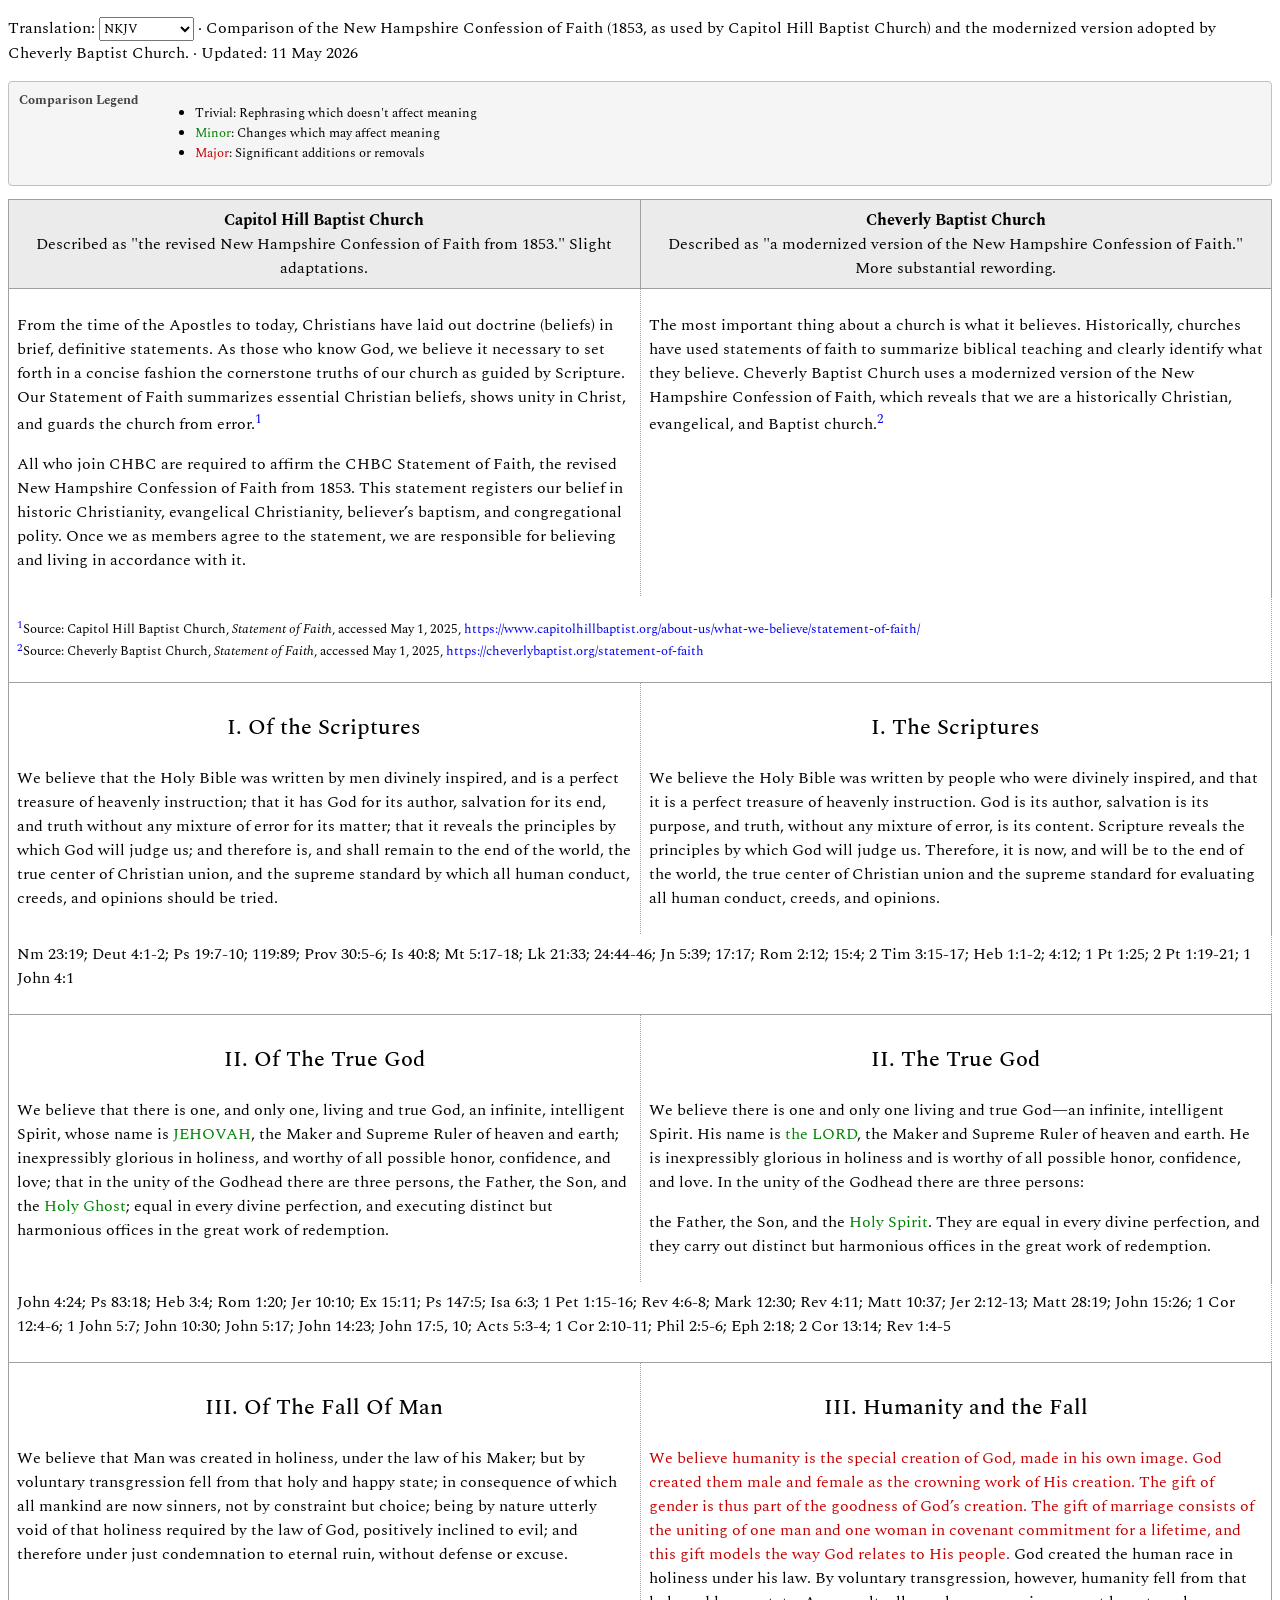
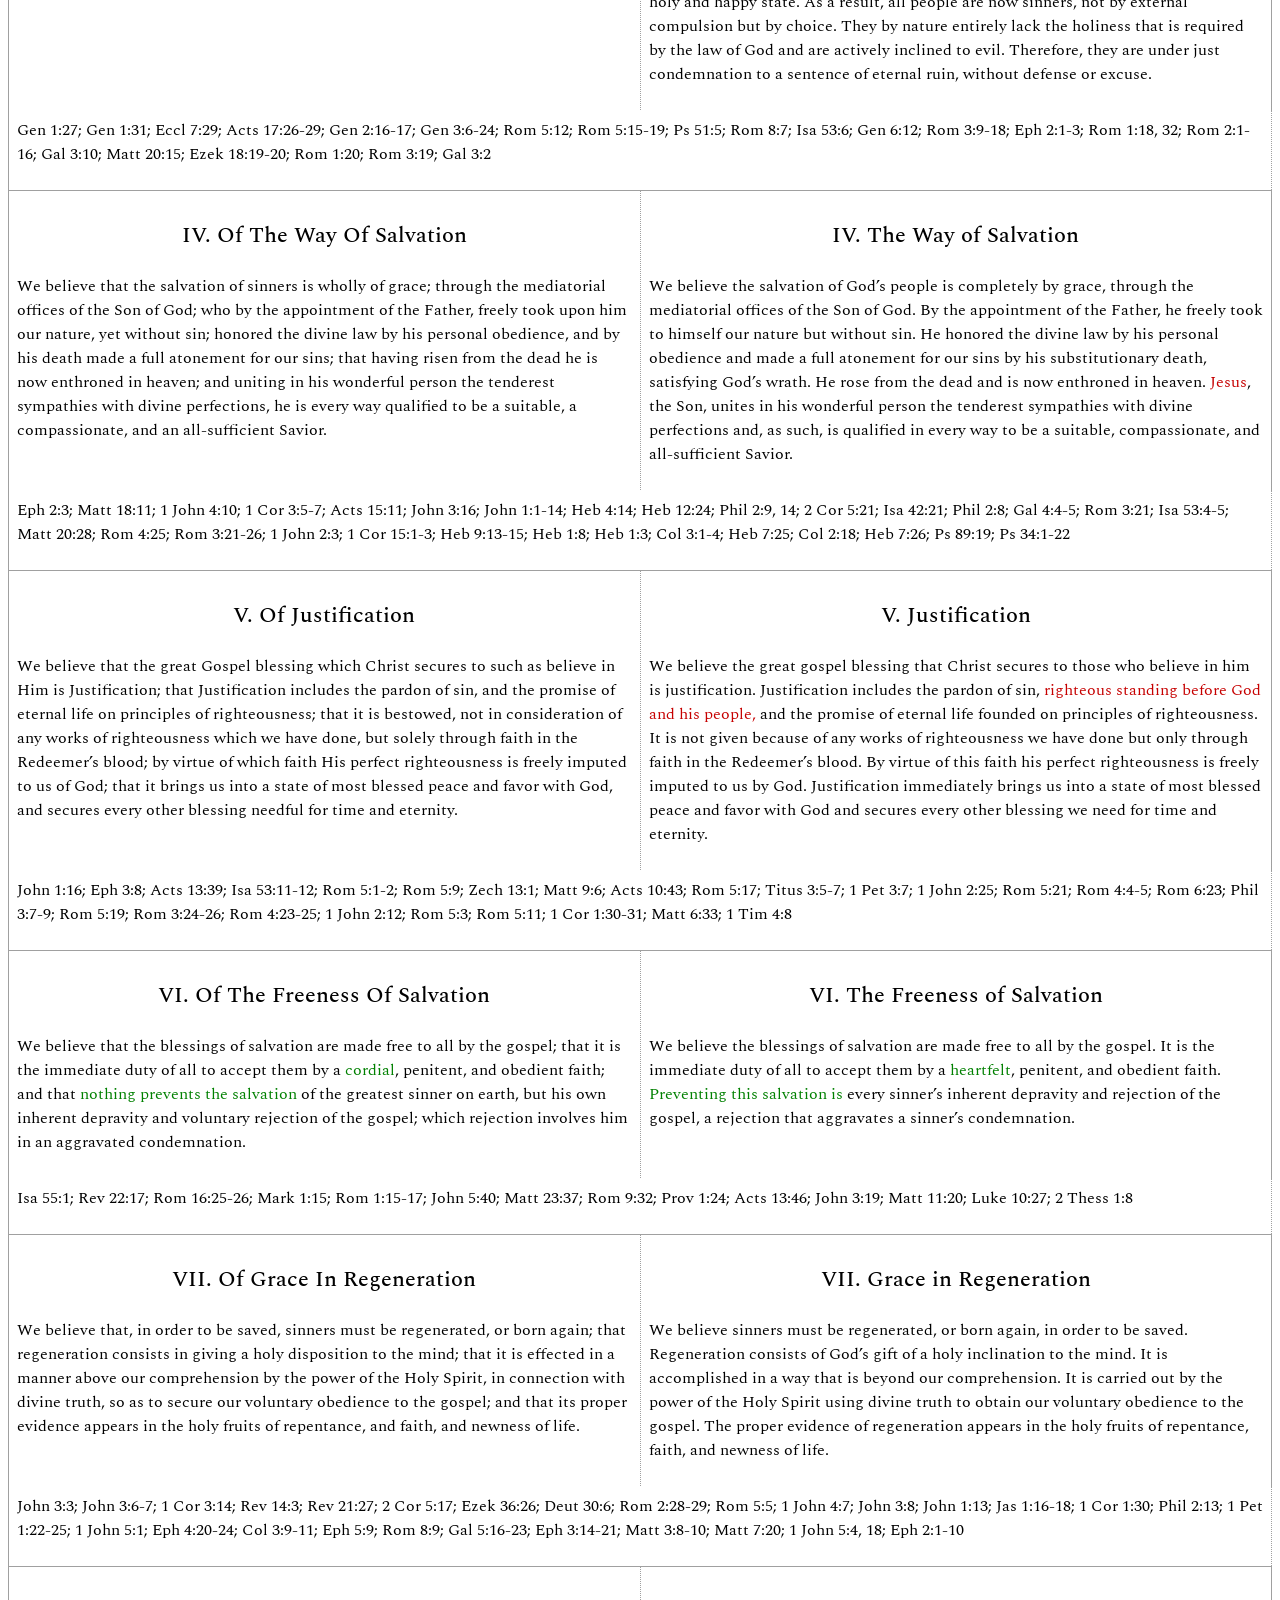
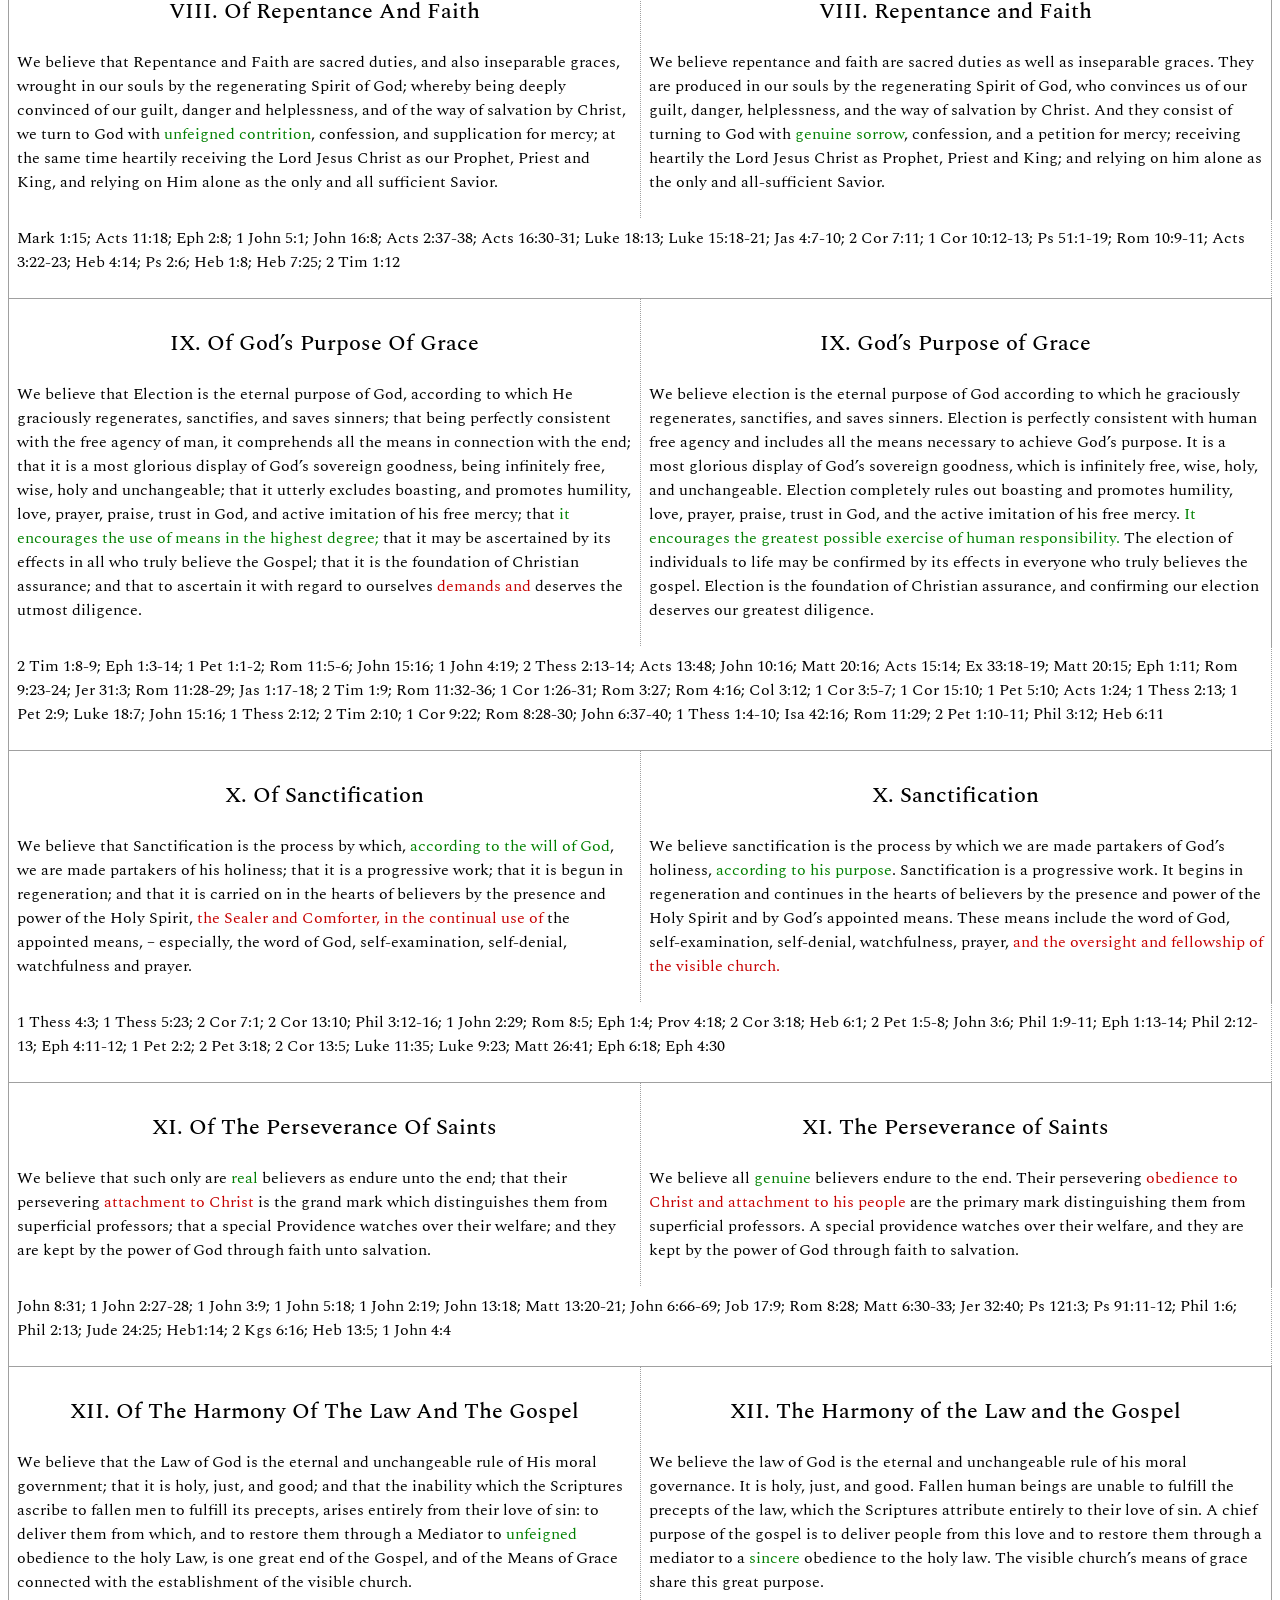
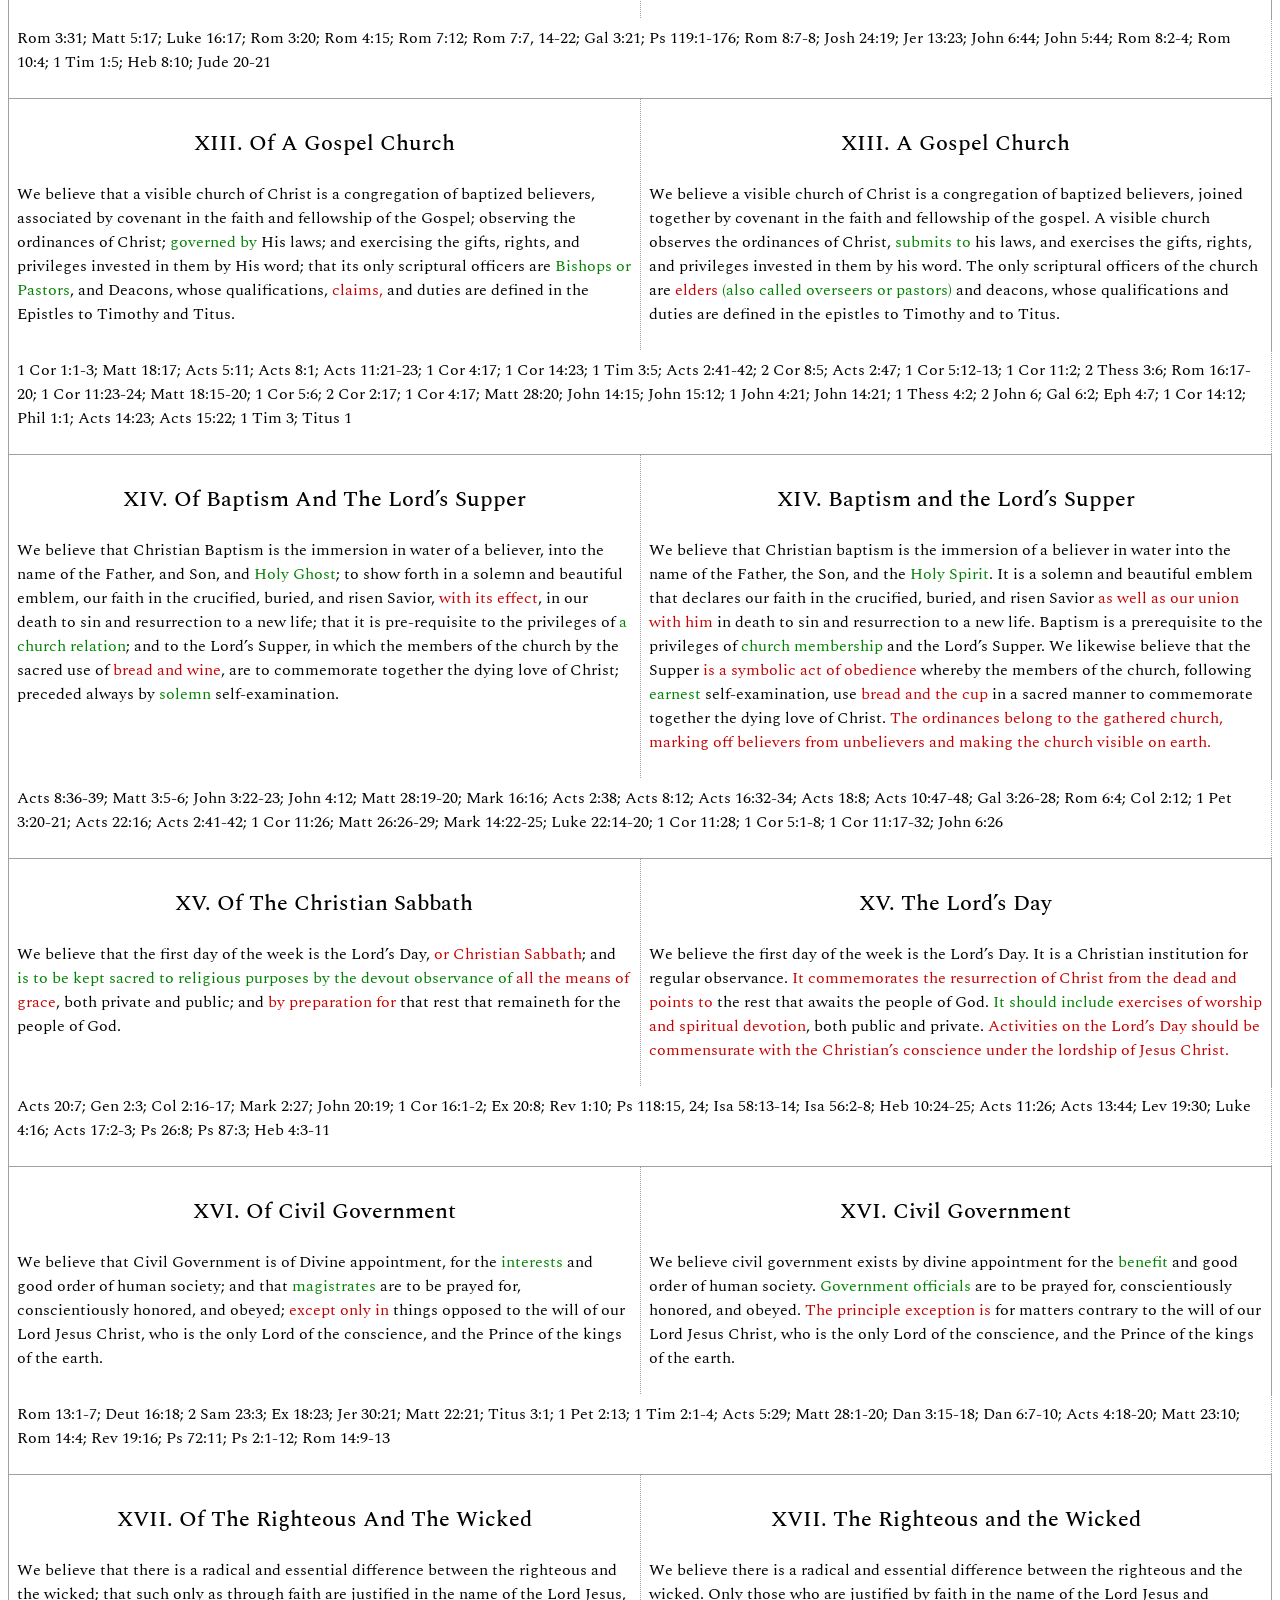
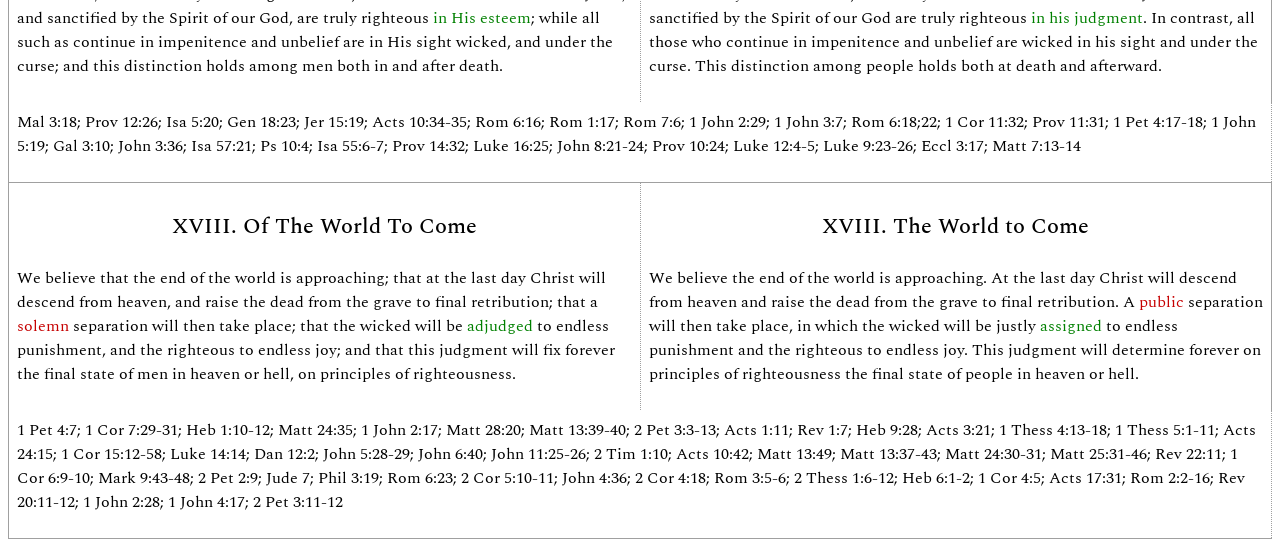
<file: drafts/nhcf.html>
<!DOCTYPE html>
<html>
  <head>
    <meta charset="utf-8">
    <meta name="viewport" content="width=device-width, initial-scale=1">
    <link href="https://fonts.googleapis.com/css2?family=Spectral:wght@400;700&display=swap" rel="stylesheet">
    <style>
      body, button, select, input {
        font-family: 'Spectral', serif;
      }

      body {
        margin-top: 0;
        font-size: 12pt;
      }
      td {
        vertical-align: top;
        border: 0.4pt solid #a0a0a0;
        padding: 8px;
      }
      th {
        background-color: #ebebeb;
        border: 0.4pt solid #a0a0a0;
        padding: 8px;
      }
      th > p {
        margin: 0;
        font-weight: normal;
      }
      table {
        border-collapse: collapse;
        width: 100%;
        table-layout: fixed;
      }
      a {
        text-decoration: none;
      }
      a:hover {
        background-color: rgba(255, 255, 0, 0.4);
        text-decoration: underline;
      }
      h2 {
        text-align: center;
        font-size: 1.4em;
        font-weight: 500;
        margin-bottom: 1em;
      }
      tr:has(+ tr.refs) td {
        border-bottom: none;
      }
      tr td:nth-child(1) {
        border-right-style: dotted;
      }
      tr td:nth-child(2) {
        border-left-style: dotted;
      }
      tr.refs td {
        border-top: none;
      }
      tr.refs p {
        margin: 0;
        margin-bottom: 1em;
      }
      section[role="doc-endnotes"] ol {
        padding-left: 0;
        font-size: 0.8em;
      }
      .minor-change {
        color: green;
        /* background-color: rgba(0, 208, 255, 0.4); */
      }
      .major-change {
        color: rgb(198, 0, 0);
        /* background-color: rgba(255, 0, 0, 0.4); */
      }
      .legend {
        display: flex;
        flex-wrap: wrap;
        gap: 12px;
        align-items: top;
        margin-bottom: 1em;
        padding: 8px 10px;
        background: #f5f5f5;
        border: 0.4pt solid #c0c0c0;
        border-radius: 4px;
        font-size: 10pt;
      }

      .legend .legend-heading {
        font-weight: bold;
        margin-right: 4px;
        color: #444;
      }
    </style>
  </head>
  <body>
    <template id="bible-version-select-template">
      <div style="display: inline;">
        <label for="bible-version">Translation: </label>
        <select class="bible-version-select">
          <option value="ESV">ESV</option>
          <option value="NLT">NLT</option>
          <option value="NKJV" selected>NKJV</option>
          <option value="NASB95">NASB (1995)</option>
          <option value="CSB">CSB</option>
          <option value="LSB">LSB</option>
        </select>
      </div>
    </template>
    <p>
      <span style="white-space: nowrap;" class="js-translation"></span>
      <span>&middot;</span>
      <span>Comparison of the New Hampshire Confession of Faith (1853, as used by Capitol Hill Baptist Church) and the modernized version adopted by Cheverly Baptist Church.</span>
      <span>&middot;</span>
      <span style="white-space: nowrap;">Updated: 11 May 2026</span>
    </p>
    <div class="legend">
      <span class="legend-heading">Comparison Legend</span>
      <ul>
        <li><span>Trivial</span>: Rephrasing which doesn't affect meaning</li>
        <li><span class="minor-change">Minor</span>: Changes which may affect meaning</li>
        <li><span class="major-change">Major</span>: Significant additions or removals</li>
    </div>
    <table>
      <thead>
        <tr>
          <th>Capitol Hill Baptist Church<p>Described as "the revised New Hampshire Confession of Faith from 1853." Slight adaptations.</p></th>
          <th>Cheverly Baptist Church<p>Described as "a modernized version of the New Hampshire Confession of Faith." More substantial rewording.</p></th>
        </tr>
      </thead>
      <tbody>
        <tr>
          <td>
            <p>From the time of the Apostles to today, Christians have laid out doctrine (beliefs) in brief, definitive statements. As those who know God, we believe it necessary to set forth in a concise fashion the cornerstone truths of our church as guided by Scripture. Our Statement of Faith summarizes essential Christian beliefs, shows unity in Christ, and guards the church from error.<a id="loc-1" href="#loc-3" role="doc-noteref"><sup>1</sup></a></p>
            <p>All who join CHBC are required to affirm the CHBC Statement of Faith, the revised New Hampshire Confession of Faith from 1853. This statement registers our belief in historic Christianity, evangelical Christianity, believer’s baptism, and congregational polity. Once we as members agree to the statement, we are responsible for believing and living in accordance with it.</p>
          </td>
          <td>
            <p>The most important thing about a church is what it believes. Historically, churches have used statements of faith to summarize biblical teaching and clearly identify what they believe. Cheverly Baptist Church uses a modernized version of the New Hampshire Confession of Faith, which reveals that we are a historically Christian, evangelical, and Baptist church.<a id="loc-2" href="#loc-4" role="doc-noteref"><sup>2</sup></a></p>
          </td>
        </tr>
        <tr class="refs">
          <td colspan="2">
            <section role="doc-endnotes">
              <ol style="list-style-type: none">
                <li id="loc-3"><a href="#loc-1" role="doc-backlink"><sup>1</sup></a>Source: Capitol Hill Baptist Church, <em>Statement of Faith</em>, accessed May 1, 2025, <a href="https://www.capitolhillbaptist.org/about-us/what-we-believe/statement-of-faith/">https://www.capitolhillbaptist.org/about-us/what-we-believe/statement-of-faith/</a></li>
                <li id="loc-4"><a href="#loc-2" role="doc-backlink"><sup>2</sup></a>Source: Cheverly Baptist Church, <em>Statement of Faith</em>, accessed May 1, 2025, <a href="https://cheverlybaptist.org/statement-of-faith">https://cheverlybaptist.org/statement-of-faith</a></li>
              </ol>
            </section>
          </td>
        </tr>
        <tr>
          <td>
            <h2>I. Of the Scriptures</h2>
            <p>We believe that the Holy Bible was written by men divinely inspired, and is a perfect treasure of heavenly instruction; that it has God for its author, salvation for its end, and truth without any mixture of error for its matter; that it reveals the principles by which God will judge us; and therefore is, and shall remain to the end of the world, the true center of Christian union, and the supreme standard by which all human conduct, creeds, and opinions should be tried.</p>
          </td>
          <td>
            <h2>I. The Scriptures</h2>
            <p>We believe the Holy Bible was written by people who were divinely inspired, and that it is a perfect treasure of heavenly instruction. God is its author, salvation is its purpose, and truth, without any mixture of error, is its content. Scripture reveals the principles by which God will judge us. Therefore, it is now, and will be to the end of the world, the true center of Christian union and the supreme standard for evaluating all human conduct, creeds, and opinions.</p>
          </td>
        </tr>
        <tr class="refs">
          <td colspan="2">
            <p>Nm 23:19; Deut 4:1-2; Ps 19:7-10; 119:89; Prov 30:5-6; Is 40:8; Mt 5:17-18; Lk 21:33; 24:44-46; Jn 5:39; 17:17; Rom 2:12; 15:4; 2 Tim 3:15-17; Heb 1:1-2; 4:12; 1 Pt 1:25; 2 Pt 1:19-21; 1 John 4:1</p>
          </td>
        </tr>
        <tr>
          <td>
            <h2>II. Of The True God</h2>
            <p>We believe that there is one, and only one, living and true God, an infinite, intelligent Spirit, whose name is <span class="minor-change">JEHOVAH</span>, the Maker and Supreme Ruler of heaven and earth; inexpressibly glorious in holiness, and worthy of all possible honor, confidence, and love; that in the unity of the Godhead there are three persons, the Father, the Son, and the <span class="minor-change">Holy Ghost</span>; equal in every divine perfection, and executing distinct but harmonious offices in the great work of redemption.</p>
          </td>
          <td>
            <h2>II. The True God</h2>
            <p>We believe there is one and only one living and true God—an infinite, intelligent Spirit. His name is <span class="minor-change">the LORD</span>, the Maker and Supreme Ruler of heaven and earth. He is inexpressibly glorious in holiness and is worthy of all possible honor, confidence, and love. In the unity of the Godhead there are three persons:</p>
            <p>the Father, the Son, and the <span class="minor-change">Holy Spirit</span>. They are equal in every divine perfection, and they carry out distinct but harmonious offices in the great work of redemption.</p>
          </td>
        </tr>
        <tr class="refs">
          <td colspan="2">
            <p>John 4:24; Ps 83:18; Heb 3:4; Rom 1:20; Jer 10:10; Ex 15:11; Ps 147:5; Isa 6:3; 1 Pet 1:15-16; Rev 4:6-8; Mark 12:30; Rev 4:11; Matt 10:37; Jer 2:12-13; Matt 28:19; John 15:26; 1 Cor 12:4-6; 1 John 5:7; John 10:30; John 5:17; John 14:23; John 17:5, 10; Acts 5:3-4; 1 Cor 2:10-11; Phil 2:5-6; Eph 2:18; 2 Cor 13:14; Rev 1:4-5</p>
          </td>
        </tr>
        <tr>
          <td>
            <h2>III. Of The Fall Of Man</h2>
            <p>We believe that Man was created in holiness, under the law of his Maker; but by voluntary transgression fell from that holy and happy state; in consequence of which all mankind are now sinners, not by constraint but choice; being by nature utterly void of that holiness required by the law of God, positively inclined to evil; and therefore under just condemnation to eternal ruin, without defense or excuse.</p>
          </td>
          <td>
            <h2>III. Humanity and the Fall</h2>
            <p><span class="major-change">We believe humanity is the special creation of God, made in his own image. God created them male and female as the crowning work of His creation. The gift of gender is thus part of the goodness of God’s creation. The gift of marriage consists of the uniting of one man and one woman in covenant commitment for a lifetime, and this gift models the way God relates to His people.</span> God created the human race in holiness under his law. By voluntary transgression, however, humanity fell from that holy and happy state. As a result, all people are now sinners, not by external compulsion but by choice. They by nature entirely lack the holiness that is required by the law of God and are actively inclined to evil. Therefore, they are under just condemnation to a sentence of eternal ruin, without defense or excuse.</p>
          </td>
        </tr>
        <tr class="refs">
          <td colspan="2">
            <p>Gen 1:27; Gen 1:31; Eccl 7:29; Acts 17:26-29; Gen 2:16-17; Gen 3:6-24; Rom 5:12; Rom 5:15-19; Ps 51:5; Rom 8:7; Isa 53:6; Gen 6:12; Rom 3:9-18; Eph 2:1-3; Rom 1:18, 32; Rom 2:1-16; Gal 3:10; Matt 20:15; Ezek 18:19-20; Rom 1:20; Rom 3:19; Gal 3:2</p>
          </td>
        </tr>
        <tr>
          <td>
            <h2>IV. Of The Way Of Salvation</h2>
            <p>We believe that the salvation of sinners is wholly of grace; through the mediatorial offices of the Son of God; who by the appointment of the Father, freely took upon him our nature, yet without sin; honored the divine law by his personal obedience, and by his death made a full atonement for our sins; that having risen from the dead he is now enthroned in heaven; and uniting in his wonderful person the tenderest sympathies with divine perfections, he is every way qualified to be a suitable, a compassionate, and an all-sufficient Savior.</p>
          </td>
          <td>
            <h2>IV. The Way of Salvation</h2>
            <p>We believe the salvation of God’s people is completely by grace, through the mediatorial offices of the Son of God. By the appointment of the Father, he freely took to himself our nature but without sin. He honored the divine law by his personal obedience and made a full atonement for our sins by his substitutionary death, satisfying God’s wrath. He rose from the dead and is now enthroned in heaven. <span class="major-change">Jesus</span>, the Son, unites in his wonderful person the tenderest sympathies with divine perfections and, as such, is qualified in every way to be a suitable, compassionate, and all-sufficient Savior.</p>
          </td>
        </tr>
        <tr class="refs">
          <td colspan="2">
            <p>Eph 2:3; Matt 18:11; 1 John 4:10; 1 Cor 3:5-7; Acts 15:11; John 3:16; John 1:1-14; Heb 4:14; Heb 12:24; Phil 2:9, 14; 2 Cor 5:21; Isa 42:21; Phil 2:8; Gal 4:4-5; Rom 3:21; Isa 53:4-5; Matt 20:28; Rom 4:25; Rom 3:21-26; 1 John 2:3; 1 Cor 15:1-3; Heb 9:13-15; Heb 1:8; Heb 1:3; Col 3:1-4; Heb 7:25; Col 2:18; Heb 7:26; Ps 89:19; Ps 34:1-22</p>
          </td>
        </tr>
        <tr>
          <td>
            <h2>V. Of Justification</h2>
            <p>We believe that the great Gospel blessing which Christ secures to such as believe in Him is Justification; that Justification includes the pardon of sin, and the promise of eternal life on principles of righteousness; that it is bestowed, not in consideration of any works of righteousness which we have done, but solely through faith in the Redeemer’s blood; by virtue of which faith His perfect righteousness is freely imputed to us of God; that it brings us into a state of most blessed peace and favor with God, and secures every other blessing needful for time and eternity.</p>
          </td>
          <td>
            <h2>V. Justification</h2>
            <p>We believe the great gospel blessing that Christ secures to those who believe in him is justification. Justification includes the pardon of sin, <span class="major-change">righteous standing before God and his people,</span> and the promise of eternal life founded on principles of righteousness. It is not given because of any works of righteousness we have done but only through faith in the Redeemer’s blood. By virtue of this faith his perfect righteousness is freely imputed to us by God. Justification immediately brings us into a state of most blessed peace and favor with God and secures every other blessing we need for time and eternity.</p>
          </td>
        </tr>
        <tr class="refs">
          <td colspan="2">
            <p>John 1:16; Eph 3:8; Acts 13:39; Isa 53:11-12; Rom 5:1-2; Rom 5:9; Zech 13:1; Matt 9:6; Acts 10:43; Rom 5:17; Titus 3:5-7; 1 Pet 3:7; 1 John 2:25; Rom 5:21; Rom 4:4-5; Rom 6:23; Phil 3:7-9; Rom 5:19; Rom 3:24-26; Rom 4:23-25; 1 John 2:12; Rom 5:3; Rom 5:11; 1 Cor 1:30-31; Matt 6:33; 1 Tim 4:8</p>
          </td>
        </tr>
        <tr>
          <td>
            <h2>VI. Of The Freeness Of Salvation</h2>
            <p>We believe that the blessings of salvation are made free to all by the gospel; that it is the immediate duty of all to accept them by a <span class="minor-change">cordial</span>, penitent, and obedient faith; and that <span class="minor-change">nothing prevents the salvation</span> of the greatest sinner on earth, but his own inherent depravity and voluntary rejection of the gospel; which rejection involves him in an aggravated condemnation.</p>
          </td>
          <td>
            <h2>VI. The Freeness of Salvation</h2>
            <p>We believe the blessings of salvation are made free to all by the gospel. It is the immediate duty of all to accept them by a <span class="minor-change">heartfelt</span>, penitent, and obedient faith. <span class="minor-change">Preventing this salvation is</span> every sinner’s inherent depravity and rejection of the gospel, a rejection that aggravates a sinner’s condemnation.</p>
          </td>
        </tr>
        <tr class="refs">
          <td colspan="2">
            <p>Isa 55:1; Rev 22:17; Rom 16:25-26; Mark 1:15; Rom 1:15-17; John 5:40; Matt 23:37; Rom 9:32; Prov 1:24; Acts 13:46; John 3:19; Matt 11:20; Luke 10:27; 2 Thess 1:8</p>
          </td>
        </tr>
        <tr>
          <td>
            <h2>VII. Of Grace In Regeneration</h2>
            <p>We believe that, in order to be saved, sinners must be regenerated, or born again; that regeneration consists in giving a holy disposition to the mind; that it is effected in a manner above our comprehension by the power of the Holy Spirit, in connection with divine truth, so as to secure our voluntary obedience to the gospel; and that its proper evidence appears in the holy fruits of repentance, and faith, and newness of life.</p>
          </td>
          <td>
            <h2>VII. Grace in Regeneration</h2>
            <p>We believe sinners must be regenerated, or born again, in order to be saved. Regeneration consists of God’s gift of a holy inclination to the mind. It is accomplished in a way that is beyond our comprehension. It is carried out by the power of the Holy Spirit using divine truth to obtain our voluntary obedience to the gospel. The proper evidence of regeneration appears in the holy fruits of repentance, faith, and newness of life.</p>
          </td>
        </tr>
        <tr class="refs">
          <td colspan="2">
            <p>John 3:3; John 3:6-7; 1 Cor 3:14; Rev 14:3; Rev 21:27; 2 Cor 5:17; Ezek 36:26; Deut 30:6; Rom 2:28-29; Rom 5:5; 1 John 4:7; John 3:8; John 1:13; Jas 1:16-18; 1 Cor 1:30; Phil 2:13; 1 Pet 1:22-25; 1 John 5:1; Eph 4:20-24; Col 3:9-11; Eph 5:9; Rom 8:9; Gal 5:16-23; Eph 3:14-21; Matt 3:8-10; Matt 7:20; 1 John 5:4, 18; Eph 2:1-10</p>
          </td>
        </tr>
        <tr>
          <td>
            <h2>VIII. Of Repentance And Faith</h2>
            <p>We believe that Repentance and Faith are sacred duties, and also inseparable graces, wrought in our souls by the regenerating Spirit of God; whereby being deeply convinced of our guilt, danger and helplessness, and of the way of salvation by Christ, we turn to God with <span class="minor-change">unfeigned contrition</span>, confession, and supplication for mercy; at the same time heartily receiving the Lord Jesus Christ as our Prophet, Priest and King, and relying on Him alone as the only and all sufficient Savior.</p>
          </td>
          <td>
            <h2>VIII. Repentance and Faith</h2>
            <p>We believe repentance and faith are sacred duties as well as inseparable graces. They are produced in our souls by the regenerating Spirit of God, who convinces us of our guilt, danger, helplessness, and the way of salvation by Christ. And they consist of turning to God with <span class="minor-change">genuine sorrow</span>, confession, and a petition for mercy; receiving heartily the Lord Jesus Christ as Prophet, Priest and King; and relying on him alone as the only and all-sufficient Savior.</p>
          </td>
        </tr>
        <tr class="refs">
          <td colspan="2">
            <p>Mark 1:15; Acts 11:18; Eph 2:8; 1 John 5:1; John 16:8; Acts 2:37-38; Acts 16:30-31; Luke 18:13; Luke 15:18-21; Jas 4:7-10; 2 Cor 7:11; 1 Cor 10:12-13; Ps 51:1-19; Rom 10:9-11; Acts 3:22-23; Heb 4:14; Ps 2:6; Heb 1:8; Heb 7:25; 2 Tim 1:12</p>
          </td>
        </tr>
        <tr>
          <td>
            <h2>IX. Of God’s Purpose Of Grace</h2>
            <p>We believe that Election is the eternal purpose of God, according to which He graciously regenerates, sanctifies, and saves sinners; that being perfectly consistent with the free agency of man, it comprehends all the means in connection with the end; that it is a most glorious display of God’s sovereign goodness, being infinitely free, wise, holy and unchangeable; that it utterly excludes boasting, and promotes humility, love, prayer, praise, trust in God, and active imitation of his free mercy; that <span class="minor-change">it encourages the use of means in the highest degree;</span> that it may be ascertained by its effects in all who truly believe the Gospel; that it is the foundation of Christian assurance; and that to ascertain it with regard to ourselves <span class="major-change">demands and</span> deserves the utmost diligence.</p>
          </td>
          <td>
            <h2>IX. God’s Purpose of Grace</h2>
            <p>We believe election is the eternal purpose of God according to which he graciously regenerates, sanctifies, and saves sinners. Election is perfectly consistent with human free agency and includes all the means necessary to achieve God’s purpose. It is a most glorious display of God’s sovereign goodness, which is infinitely free, wise, holy, and unchangeable. Election completely rules out boasting and promotes humility, love, prayer, praise, trust in God, and the active imitation of his free mercy. <span class="minor-change">It encourages the greatest possible exercise of human responsibility.</span> The election of individuals to life may be confirmed by its effects in everyone who truly believes the gospel. Election is the foundation of Christian assurance, and confirming our election deserves our greatest diligence.</p>
          </td>
        </tr>
        <tr class="refs">
          <td colspan="2">
            <p>2 Tim 1:8-9; Eph 1:3-14; 1 Pet 1:1-2; Rom 11:5-6; John 15:16; 1 John 4:19; 2 Thess 2:13-14; Acts 13:48; John 10:16; Matt 20:16; Acts 15:14; Ex 33:18-19; Matt 20:15; Eph 1:11; Rom 9:23-24; Jer 31:3; Rom 11:28-29; Jas 1:17-18; 2 Tim 1:9; Rom 11:32-36; 1 Cor 1:26-31; Rom 3:27; Rom 4:16; Col 3:12; 1 Cor 3:5-7; 1 Cor 15:10; 1 Pet 5:10; Acts 1:24; 1 Thess 2:13; 1 Pet 2:9; Luke 18:7; John 15:16; 1 Thess 2:12; 2 Tim 2:10; 1 Cor 9:22; Rom 8:28-30; John 6:37-40; 1 Thess 1:4-10; Isa 42:16; Rom 11:29; 2 Pet 1:10-11; Phil 3:12; Heb 6:11</p>
          </td>
        </tr>
        <tr>
          <td>
            <h2>X. Of Sanctification</h2>
            <p>We believe that Sanctification is the process by which, <span class="minor-change">according to the will of God</span>, we are made partakers of his holiness; that it is a progressive work; that it is begun in regeneration; and that it is carried on in the hearts of believers by the presence and power of the Holy Spirit, <span class="major-change">the Sealer and Comforter, in the continual use of</span> the appointed means, – especially, the word of God, self-examination, self-denial, watchfulness and prayer.</p>
          </td>
          <td>
            <h2>X. Sanctification</h2>
            <p>We believe sanctification is the process by which we are made partakers of God’s holiness, <span class="minor-change">according to his purpose</span>. Sanctification is a progressive work. It begins in regeneration and continues in the hearts of believers by the presence and power of the Holy Spirit and by God’s appointed means. These means include the word of God, self-examination, self-denial, watchfulness, prayer, <span class="major-change">and the oversight and fellowship of the visible church.</span></p>
          </td>
        </tr>
        <tr class="refs">
          <td colspan="2">
            <p>1 Thess 4:3; 1 Thess 5:23; 2 Cor 7:1; 2 Cor 13:10; Phil 3:12-16; 1 John 2:29; Rom 8:5; Eph 1:4; Prov 4:18; 2 Cor 3:18; Heb 6:1; 2 Pet 1:5-8; John 3:6; Phil 1:9-11; Eph 1:13-14; Phil 2:12-13; Eph 4:11-12; 1 Pet 2:2; 2 Pet 3:18; 2 Cor 13:5; Luke 11:35; Luke 9:23; Matt 26:41; Eph 6:18; Eph 4:30</p>
          </td>
        </tr>
        <tr>
          <td>
            <h2>XI. Of The Perseverance Of Saints</h2>
            <p>We believe that such only are <span class="minor-change">real</span> believers as endure unto the end; that their persevering <span class="major-change">attachment to Christ</span> is the grand mark which distinguishes them from superficial professors; that a special Providence watches over their welfare; and they are kept by the power of God through faith unto salvation.</p>
          </td>
          <td>
            <h2>XI. The Perseverance of Saints</h2>
            <p>We believe all <span class="minor-change">genuine</span> believers endure to the end. Their persevering <span class="major-change">obedience to Christ and attachment to his people</span> are the primary mark distinguishing them from superficial professors. A special providence watches over their welfare, and they are kept by the power of God through faith to salvation.</p>
          </td>
        </tr>
        <tr class="refs">
          <td colspan="2">
            <p>John 8:31; 1 John 2:27-28; 1 John 3:9; 1 John 5:18; 1 John 2:19; John 13:18; Matt 13:20-21; John 6:66-69; Job 17:9; Rom 8:28; Matt 6:30-33; Jer 32:40; Ps 121:3; Ps 91:11-12; Phil 1:6; Phil 2:13; Jude 24:25; Heb1:14; 2 Kgs 6:16; Heb 13:5; 1 John 4:4</p>
          </td>
        </tr>
        <tr>
          <td>
            <h2>XII. Of The Harmony Of The Law And The Gospel</h2>
            <p>We believe that the Law of God is the eternal and unchangeable rule of His moral government; that it is holy, just, and good; and that the inability which the Scriptures ascribe to fallen men to fulfill its precepts, arises entirely from their love of sin: to deliver them from which, and to restore them through a Mediator to <span class="minor-change">unfeigned</span> obedience to the holy Law, is one great end of the Gospel, and of the Means of Grace connected with the establishment of the visible church.</p>
          </td>
          <td>
            <h2>XII. The Harmony of the Law and the Gospel</h2>
            <p>We believe the law of God is the eternal and unchangeable rule of his moral governance. It is holy, just, and good. Fallen human beings are unable to fulfill the precepts of the law, which the Scriptures attribute entirely to their love of sin. A chief purpose of the gospel is to deliver people from this love and to restore them through a mediator to a <span class="minor-change">sincere</span> obedience to the holy law. The visible church’s means of grace share this great purpose.</p>
          </td>
        </tr>
        <tr class="refs">
          <td colspan="2">
            <p>Rom 3:31; Matt 5:17; Luke 16:17; Rom 3:20; Rom 4:15; Rom 7:12; Rom 7:7, 14-22; Gal 3:21; Ps 119:1-176; Rom 8:7-8; Josh 24:19; Jer 13:23; John 6:44; John 5:44; Rom 8:2-4; Rom 10:4; 1 Tim 1:5; Heb 8:10; Jude 20-21</p>
          </td>
        </tr>
        <tr>
          <td>
            <h2>XIII. Of A Gospel Church</h2>
            <p>We believe that a visible church of Christ is a congregation of baptized believers, associated by covenant in the faith and fellowship of the Gospel; observing the ordinances of Christ; <span class="minor-change">governed by</span> His laws; and exercising the gifts, rights, and privileges invested in them by His word; that its only scriptural officers are <span class="minor-change">Bishops or Pastors</span>, and Deacons, whose qualifications, <span class="major-change">claims,</span> and duties are defined in the Epistles to Timothy and Titus.</p>
          </td>
          <td>
            <h2>XIII. A Gospel Church</h2>
            <p>We believe a visible church of Christ is a congregation of baptized believers, joined together by covenant in the faith and fellowship of the gospel. A visible church observes the ordinances of Christ, <span class="minor-change">submits to</span> his laws, and exercises the gifts, rights, and privileges invested in them by his word. The only scriptural officers of the church are <span class="major-change">elders</span> <span class="minor-change">(also called overseers or pastors)</span> and deacons, whose qualifications and duties are defined in the epistles to Timothy and to Titus.</p>
          </td>
        </tr>
        <tr class="refs">
          <td colspan="2">
            <p>1 Cor 1:1-3; Matt 18:17; Acts 5:11; Acts 8:1; Acts 11:21-23; 1 Cor 4:17; 1 Cor 14:23; 1 Tim 3:5; Acts 2:41-42; 2 Cor 8:5; Acts 2:47; 1 Cor 5:12-13; 1 Cor 11:2; 2 Thess 3:6; Rom 16:17-20; 1 Cor 11:23-24; Matt 18:15-20; 1 Cor 5:6; 2 Cor 2:17; 1 Cor 4:17; Matt 28:20; John 14:15; John 15:12; 1 John 4:21; John 14:21; 1 Thess 4:2; 2 John 6; Gal 6:2; Eph 4:7; 1 Cor 14:12; Phil 1:1; Acts 14:23; Acts 15:22; 1 Tim 3; Titus 1</p>
          </td>
        </tr>
        <tr>
          <td>
            <h2>XIV. Of Baptism And The Lord’s Supper</h2>
            <p>We believe that Christian Baptism is the immersion in water of a believer, into the name of the Father, and Son, and <span class="minor-change">Holy Ghost</span>; to show forth in a solemn and beautiful emblem, our faith in the crucified, buried, and risen Savior, <span class="major-change">with its effect</span>, in our death to sin and resurrection to a new life; that it is pre-requisite to the privileges of <span class="minor-change">a church relation</span>; and to the Lord’s Supper, in which the members of the church by the sacred use of <span class="major-change">bread and wine</span>, are to commemorate together the dying love of Christ; preceded always by <span class="minor-change">solemn</span> self-examination.</p>
          </td>
          <td>
            <h2>XIV. Baptism and the Lord’s Supper</h2>
            <p>We believe that Christian baptism is the immersion of a believer in water into the name of the Father, the Son, and the <span class="minor-change">Holy Spirit</span>. It is a solemn and beautiful emblem that declares our faith in the crucified, buried, and risen Savior <span class="major-change">as well as our union with him</span> in death to sin and resurrection to a new life. Baptism is a prerequisite to the privileges of <span class="minor-change">church membership</span> and the Lord’s Supper. We likewise believe that the Supper <span class="major-change">is a symbolic act of obedience</span> whereby the members of the church, following <span class="minor-change">earnest</span> self-examination, use <span class="major-change">bread and the cup</span> in a sacred manner to commemorate together the dying love of Christ. <span class="major-change">The ordinances belong to the gathered church, marking off believers from unbelievers and making the church visible on earth.</span></p>
          </td>
        </tr>
        <tr class="refs">
          <td colspan="2">
            <p>Acts 8:36-39; Matt 3:5-6; John 3:22-23; John 4:12; Matt 28:19-20; Mark 16:16; Acts 2:38; Acts 8:12; Acts 16:32-34; Acts 18:8; Acts 10:47-48; Gal 3:26-28; Rom 6:4; Col 2:12; 1 Pet 3:20-21; Acts 22:16; Acts 2:41-42; 1 Cor 11:26; Matt 26:26-29; Mark 14:22-25; Luke 22:14-20; 1 Cor 11:28; 1 Cor 5:1-8; 1 Cor 11:17-32; John 6:26</p>
          </td>
        </tr>
        <tr>
          <td>
            <h2>XV. Of The Christian Sabbath</h2>
            <p>We believe that the first day of the week is the Lord’s Day, <span class="major-change">or Christian Sabbath</span>; and <span class="minor-change">is to be kept sacred to religious purposes by the devout observance of</span> <span class="major-change">all the means of grace</span>, both private and public; and <span class="major-change">by preparation for</span> that rest that remaineth for the people of God.</p>
          </td>
          <td>
            <h2>XV. The Lord’s Day</h2>
            <p>We believe the first day of the week is the Lord’s Day. It is a Christian institution for regular observance. <span class="major-change">It commemorates the resurrection of Christ from the dead and points to</span> the rest that awaits the people of God. <span class="minor-change">It should include</span> <span class="major-change">exercises of worship and spiritual devotion</span>, both public and private. <span class="major-change">Activities on the Lord’s Day should be commensurate with the Christian’s conscience under the lordship of Jesus Christ.</span></p>
          </td>
        </tr>
        <tr class="refs">
          <td colspan="2">
            <p>Acts 20:7; Gen 2:3; Col 2:16-17; Mark 2:27; John 20:19; 1 Cor 16:1-2; Ex 20:8; Rev 1:10; Ps 118:15, 24; Isa 58:13-14; Isa 56:2-8; Heb 10:24-25; Acts 11:26; Acts 13:44; Lev 19:30; Luke 4:16; Acts 17:2-3; Ps 26:8; Ps 87:3; Heb 4:3-11</p>
          </td>
        </tr>
        <tr>
          <td>
            <h2>XVI. Of Civil Government</h2>
            <p>We believe that Civil Government is of Divine appointment, for the <span class="minor-change">interests</span> and good order of human society; and that <span class="minor-change">magistrates</span> are to be prayed for, conscientiously honored, and obeyed; <span class="major-change">except only in</span> things opposed to the will of our Lord Jesus Christ, who is the only Lord of the conscience, and the Prince of the kings of the earth.</p>
          </td>
          <td>
            <h2>XVI. Civil Government</h2>
            <p>We believe civil government exists by divine appointment for the <span class="minor-change">benefit</span> and good order of human society. <span class="minor-change">Government officials</span> are to be prayed for, conscientiously honored, and obeyed. <span class="major-change">The principle exception is</span> for matters contrary to the will of our Lord Jesus Christ, who is the only Lord of the conscience, and the Prince of the kings of the earth.</p>
          </td>
        </tr>
        <tr class="refs">
          <td colspan="2">
            <p>Rom 13:1-7; Deut 16:18; 2 Sam 23:3; Ex 18:23; Jer 30:21; Matt 22:21; Titus 3:1; 1 Pet 2:13; 1 Tim 2:1-4; Acts 5:29; Matt 28:1-20; Dan 3:15-18; Dan 6:7-10; Acts 4:18-20; Matt 23:10; Rom 14:4; Rev 19:16; Ps 72:11; Ps 2:1-12; Rom 14:9-13</p>
          </td>
        </tr>
        <tr>
          <td>
            <h2>XVII. Of The Righteous And The Wicked</h2>
            <p>We believe that there is a radical and essential difference between the righteous and the wicked; that such only as through faith are justified in the name of the Lord Jesus, and sanctified by the Spirit of our God, are truly righteous <span class="minor-change">in His esteem</span>; while all such as continue in impenitence and unbelief are in His sight wicked, and under the curse; and this distinction holds among men both in and after death.</p>
          </td>
          <td>
            <h2>XVII. The Righteous and the Wicked</h2>
            <p>We believe there is a radical and essential difference between the righteous and the wicked. Only those who are justified by faith in the name of the Lord Jesus and sanctified by the Spirit of our God are truly righteous <span class="minor-change">in his judgment</span>. In contrast, all those who continue in impenitence and unbelief are wicked in his sight and under the curse. This distinction among people holds both at death and afterward.</p>
          </td>
        </tr>
        <tr class="refs">
          <td colspan="2">
            <p>Mal 3:18; Prov 12:26; Isa 5:20; Gen 18:23; Jer 15:19; Acts 10:34-35; Rom 6:16; Rom 1:17; Rom 7:6; 1 John 2:29; 1 John 3:7; Rom 6:18;22; 1 Cor 11:32; Prov 11:31; 1 Pet 4:17-18; 1 John 5:19; Gal 3:10; John 3:36; Isa 57:21; Ps 10:4; Isa 55:6-7; Prov 14:32; Luke 16:25; John 8:21-24; Prov 10:24; Luke 12:4-5; Luke 9:23-26; Eccl 3:17; Matt 7:13-14</p>
          </td>
        </tr>
        <tr>
          <td>
            <h2>XVIII. Of The World To Come</h2>
            <p>We believe that the end of the world is approaching; that at the last day Christ will descend from heaven, and raise the dead from the grave to final retribution; that a <span class="major-change">solemn</span> separation will then take place; that the wicked will be <span class="minor-change">adjudged</span> to endless punishment, and the righteous to endless joy; and that this judgment will fix forever the final state of men in heaven or hell, on principles of righteousness.</p>
          </td>
          <td>
            <h2>XVIII. The World to Come</h2>
            <p>We believe the end of the world is approaching. At the last day Christ will descend from heaven and raise the dead from the grave to final retribution. A <span class="major-change">public</span> separation will then take place, in which the wicked will be justly <span class="minor-change">assigned</span> to endless punishment and the righteous to endless joy. This judgment will determine forever on principles of righteousness the final state of people in heaven or hell.</p>
          </td>
        </tr>
        <tr class="refs">
          <td colspan="2">
            <p>1 Pet 4:7; 1 Cor 7:29-31; Heb 1:10-12; Matt 24:35; 1 John 2:17; Matt 28:20; Matt 13:39-40; 2 Pet 3:3-13; Acts 1:11; Rev 1:7; Heb 9:28; Acts 3:21; 1 Thess 4:13-18; 1 Thess 5:1-11; Acts 24:15; 1 Cor 15:12-58; Luke 14:14; Dan 12:2; John 5:28-29; John 6:40; John 11:25-26; 2 Tim 1:10; Acts 10:42; Matt 13:49; Matt 13:37-43; Matt 24:30-31; Matt 25:31-46; Rev 22:11; 1 Cor 6:9-10; Mark 9:43-48; 2 Pet 2:9; Jude 7; Phil 3:19; Rom 6:23; 2 Cor 5:10-11; John 4:36; 2 Cor 4:18; Rom 3:5-6; 2 Thess 1:6-12; Heb 6:1-2; 1 Cor 4:5; Acts 17:31; Rom 2:2-16; Rev 20:11-12; 1 John 2:28; 1 John 4:17; 2 Pet 3:11-12</p>
          </td>
        </tr>
      </tbody>
    </table>
    <script>
    // Get bible version from query string, default to the selected option in template
    var urlParams = new URLSearchParams(window.location.search);
    var templateSelect = document.querySelector('#bible-version-select-template option[selected]');
    var defaultVersion = templateSelect ? templateSelect.value : 'NKJV';
    var initialVersion = urlParams.get('v') || defaultVersion;
    
    var refTagger = {
      settings: {
        bibleVersion: initialVersion
      }
    }; 

    function loadRefTagger() {
      (function(d, t) {
        var n=d.querySelector('[nonce]');
        refTagger.settings.nonce = n && (n.nonce||n.getAttribute('nonce'));
        var g = d.createElement(t), s = d.getElementsByTagName(t)[0];
        g.src = 'https://api.reftagger.com/v2/RefTagger.js';
        g.nonce = refTagger.settings.nonce;
        s.parentNode.insertBefore(g, s);
      }(document, 'script'));
    }

    // Inject bible version select into the element with js-translation class
    var template = document.getElementById('bible-version-select-template');
    var translationContainer = document.querySelector('.js-translation');
    
    if (translationContainer) {
      var clone = template.content.cloneNode(true);
      translationContainer.appendChild(clone);
      
      // Add change handler to the select
      var select = document.querySelector('.bible-version-select');
      if (select) {
        select.value = initialVersion;
        select.addEventListener('change', function() {
          // Update URL with new translation and reload
          var newUrl = new URL(window.location);
          newUrl.searchParams.set('v', this.value);
          window.location.href = newUrl.toString();
        });
      }
    }

    loadRefTagger();
    </script>
  </body>
</html>
</file>
